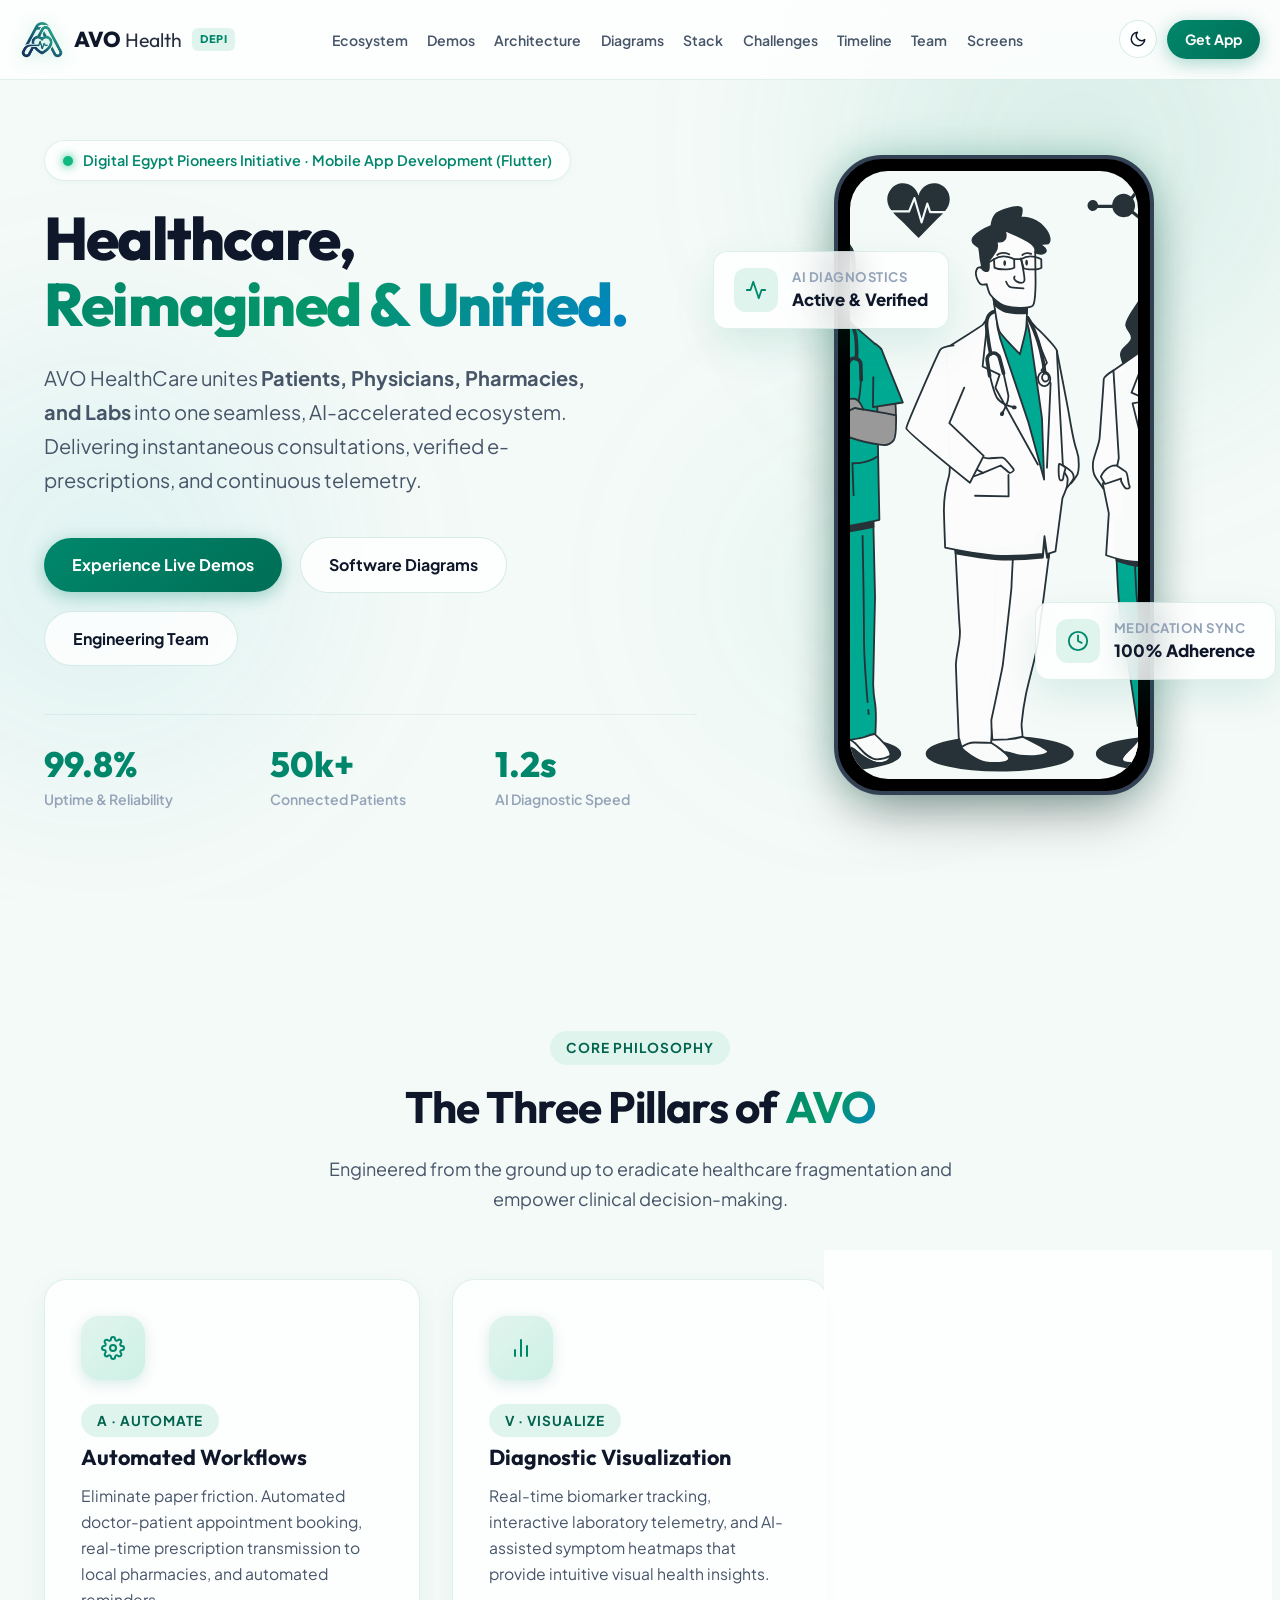
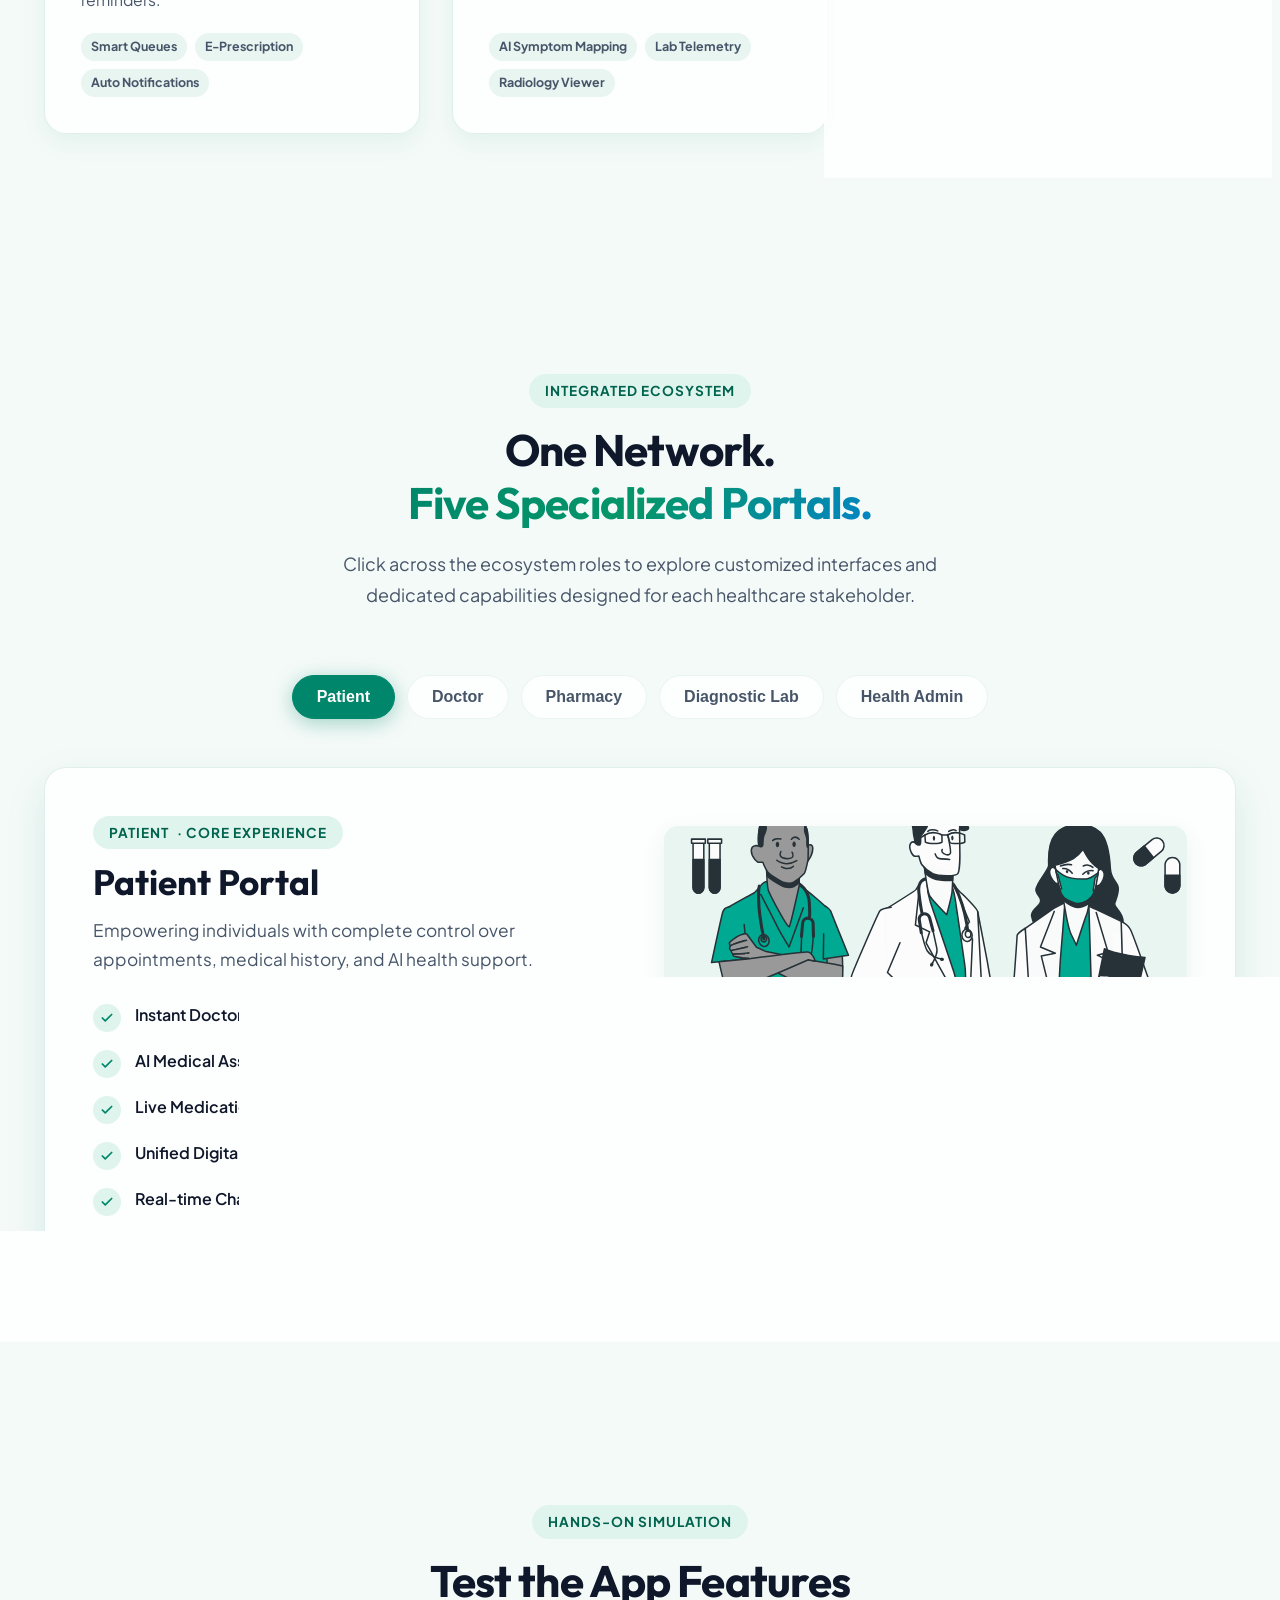
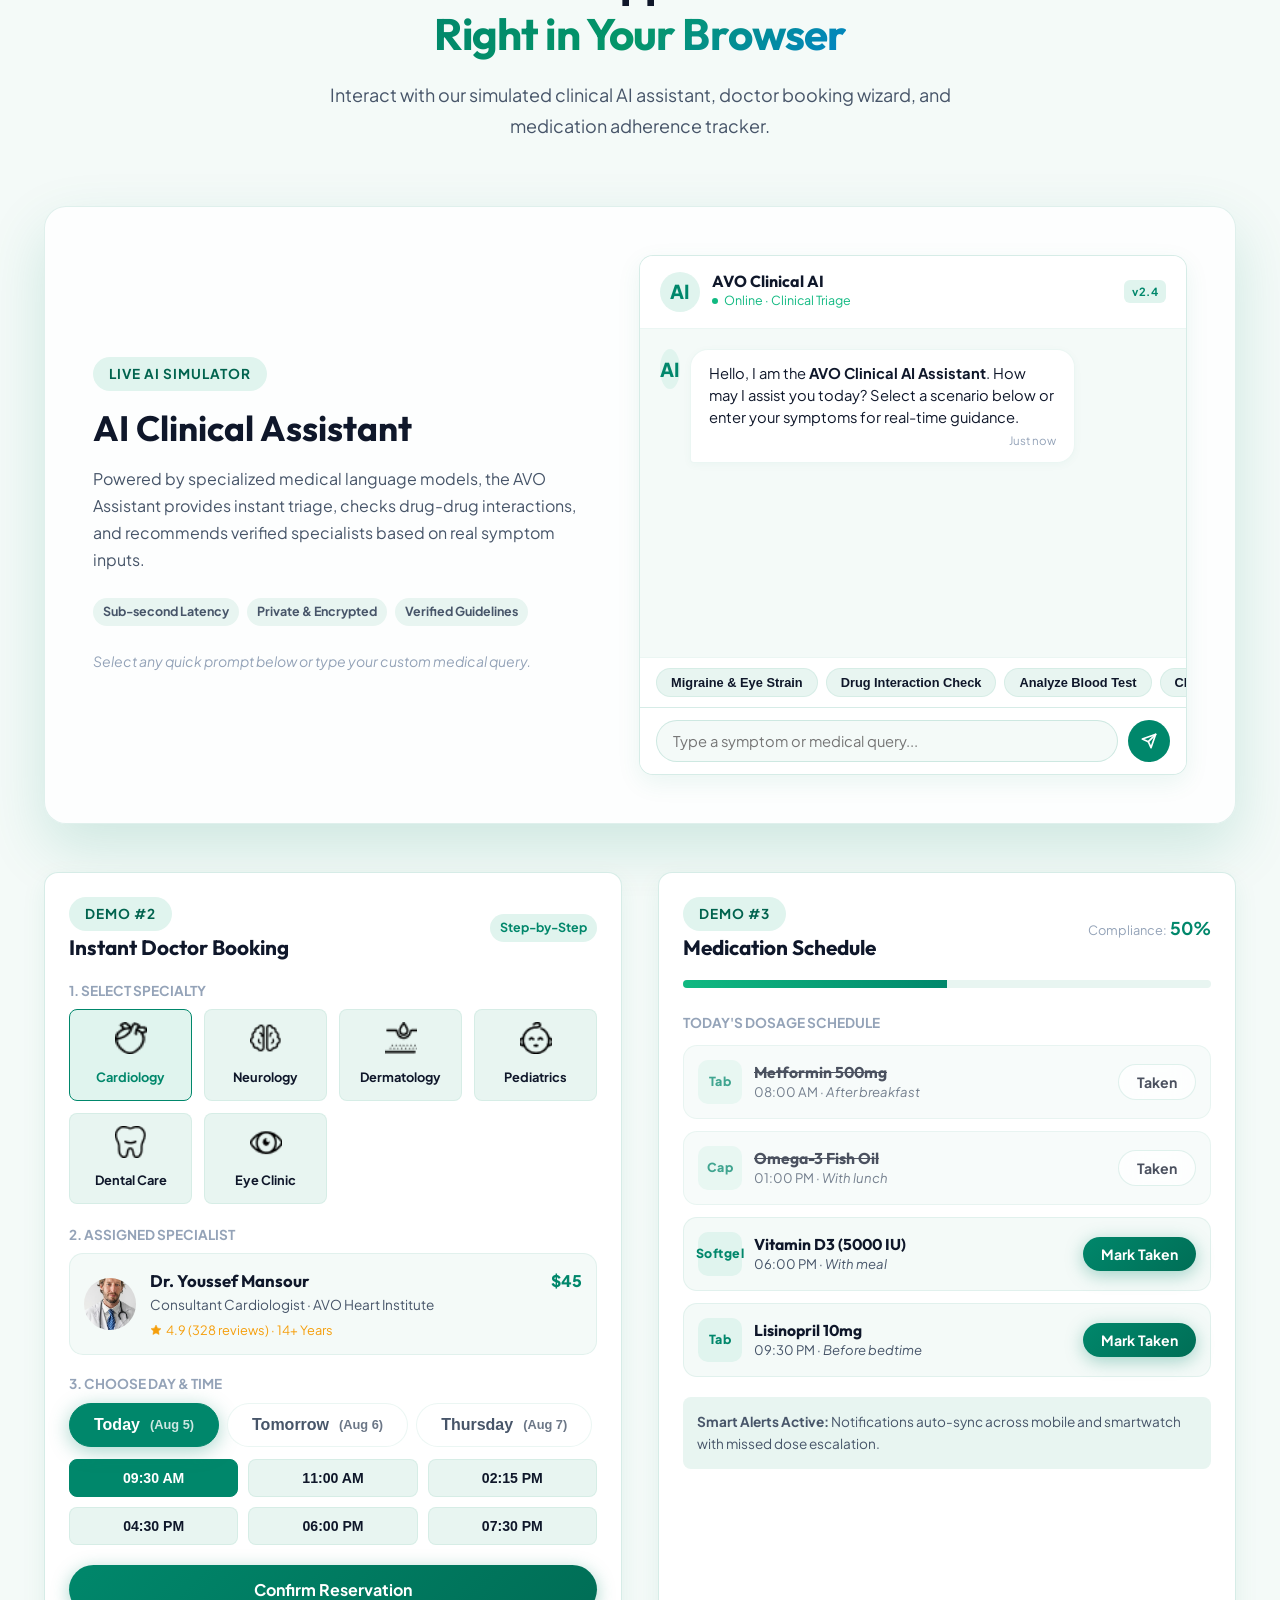
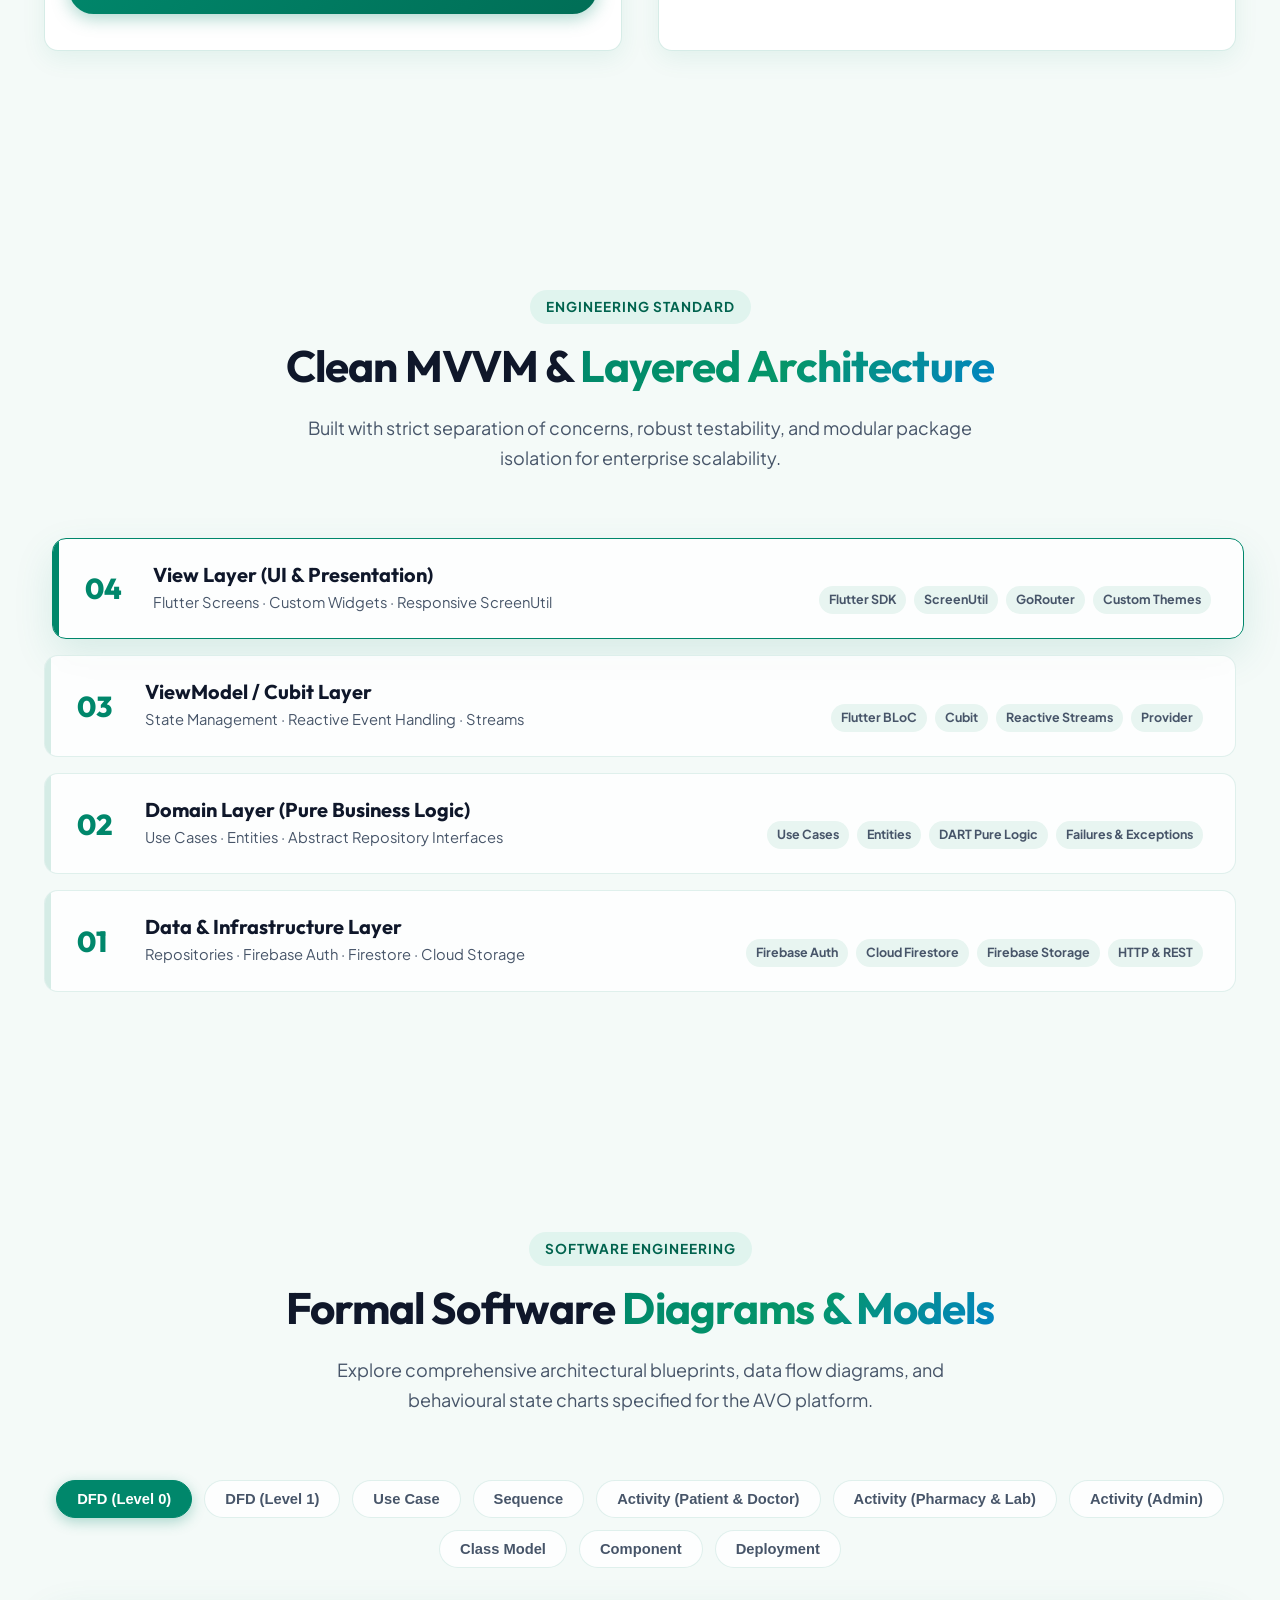
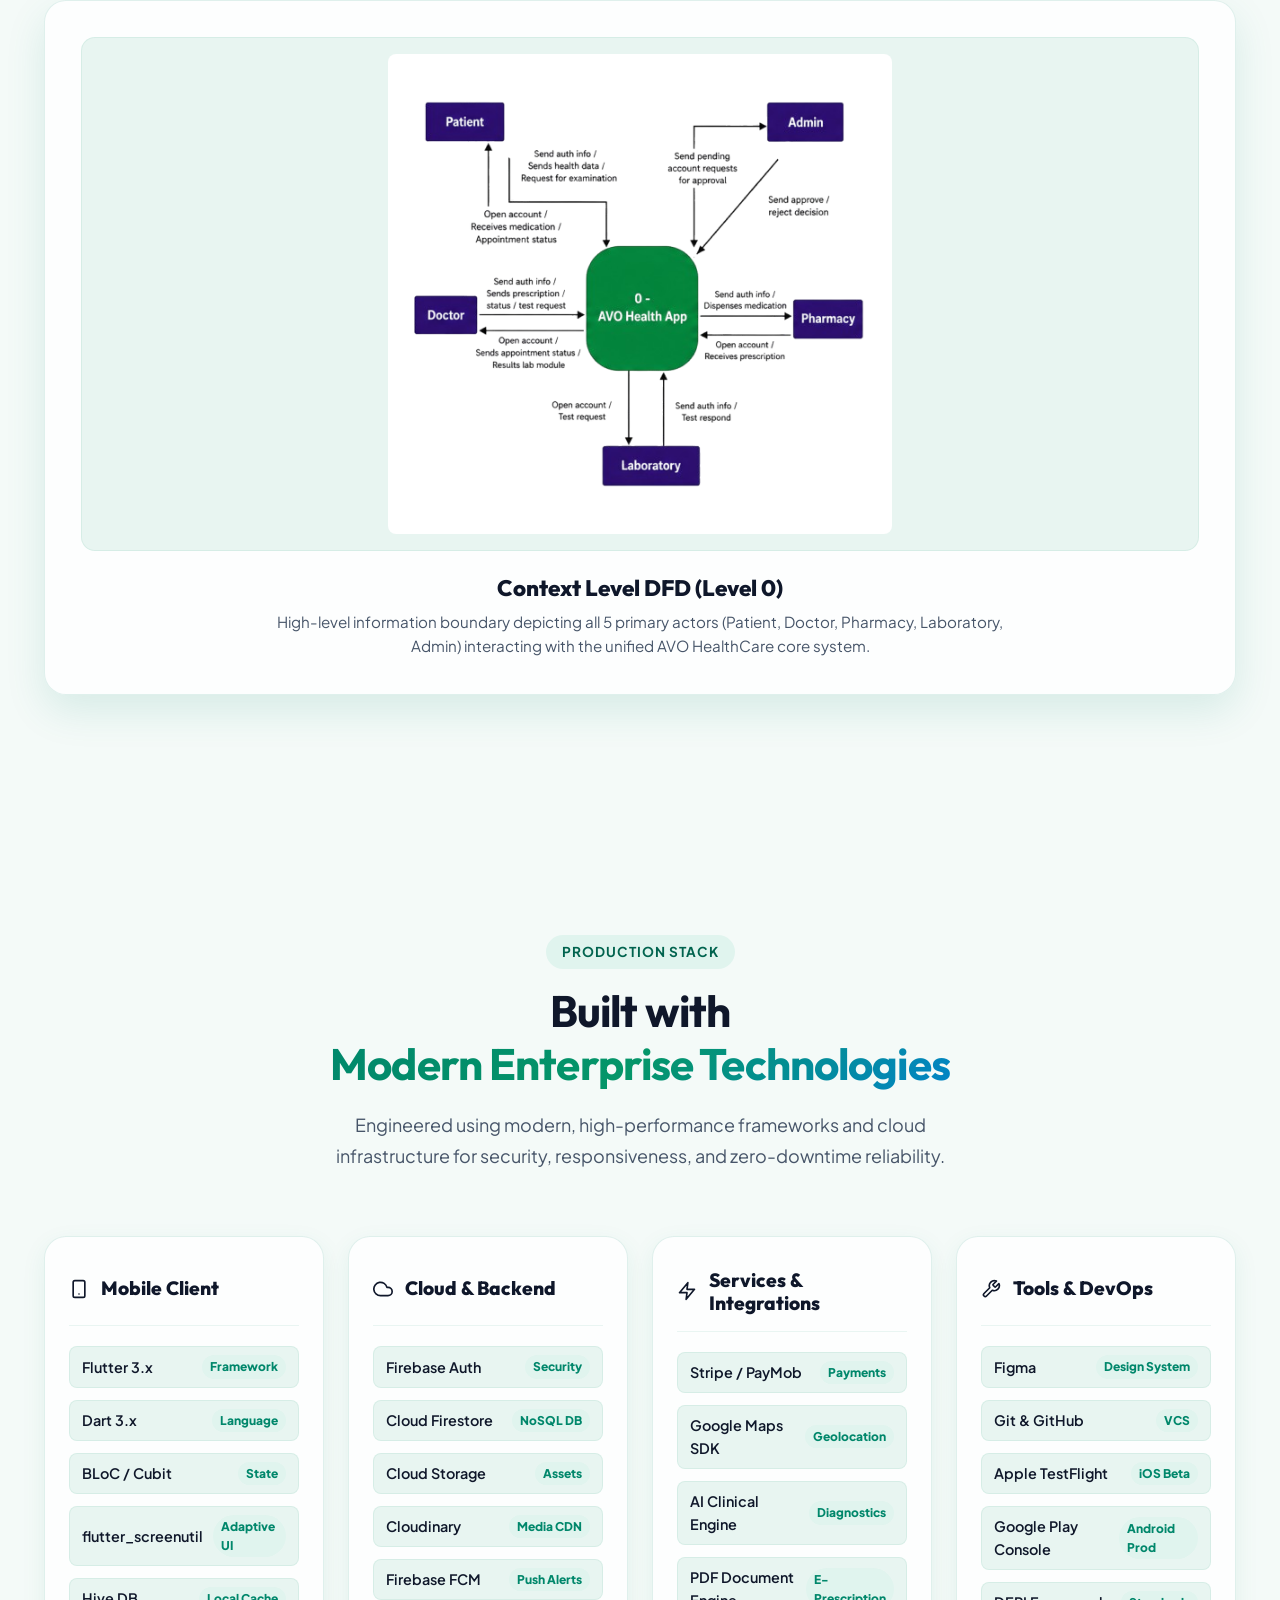
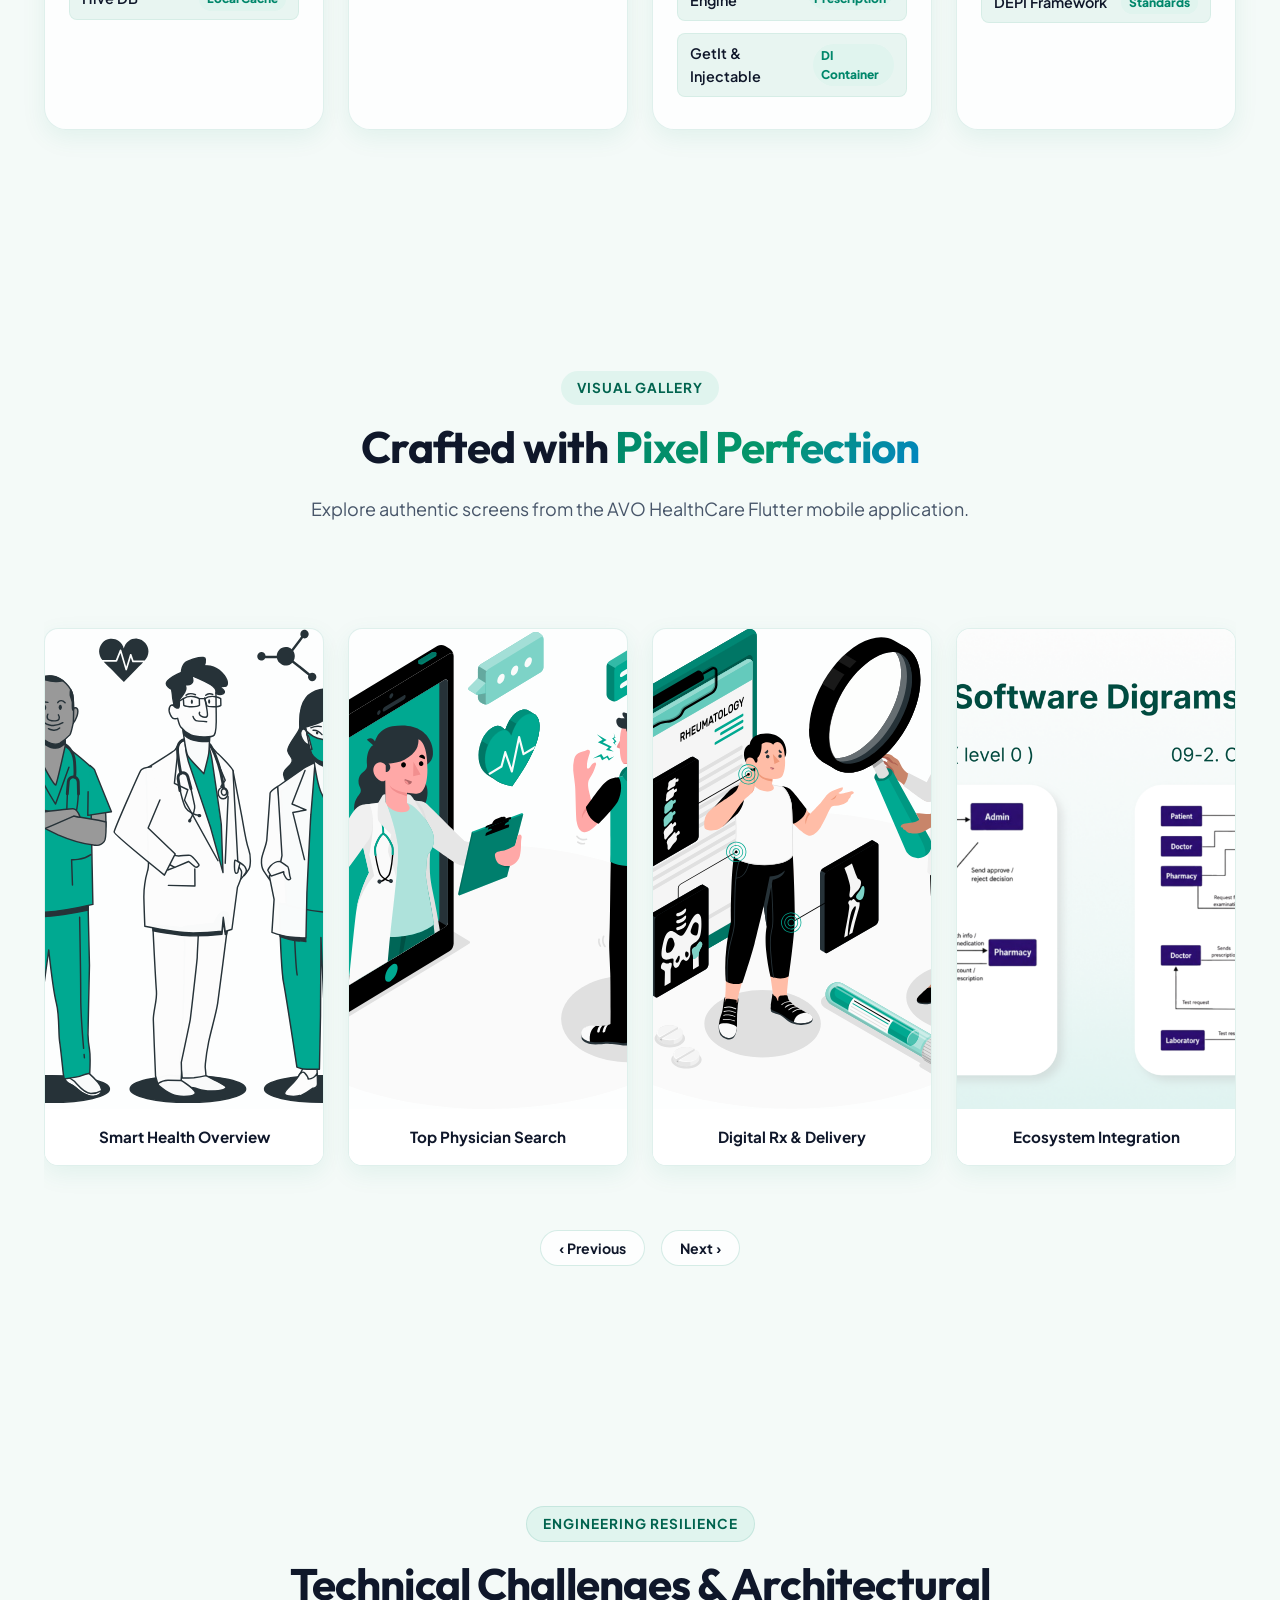
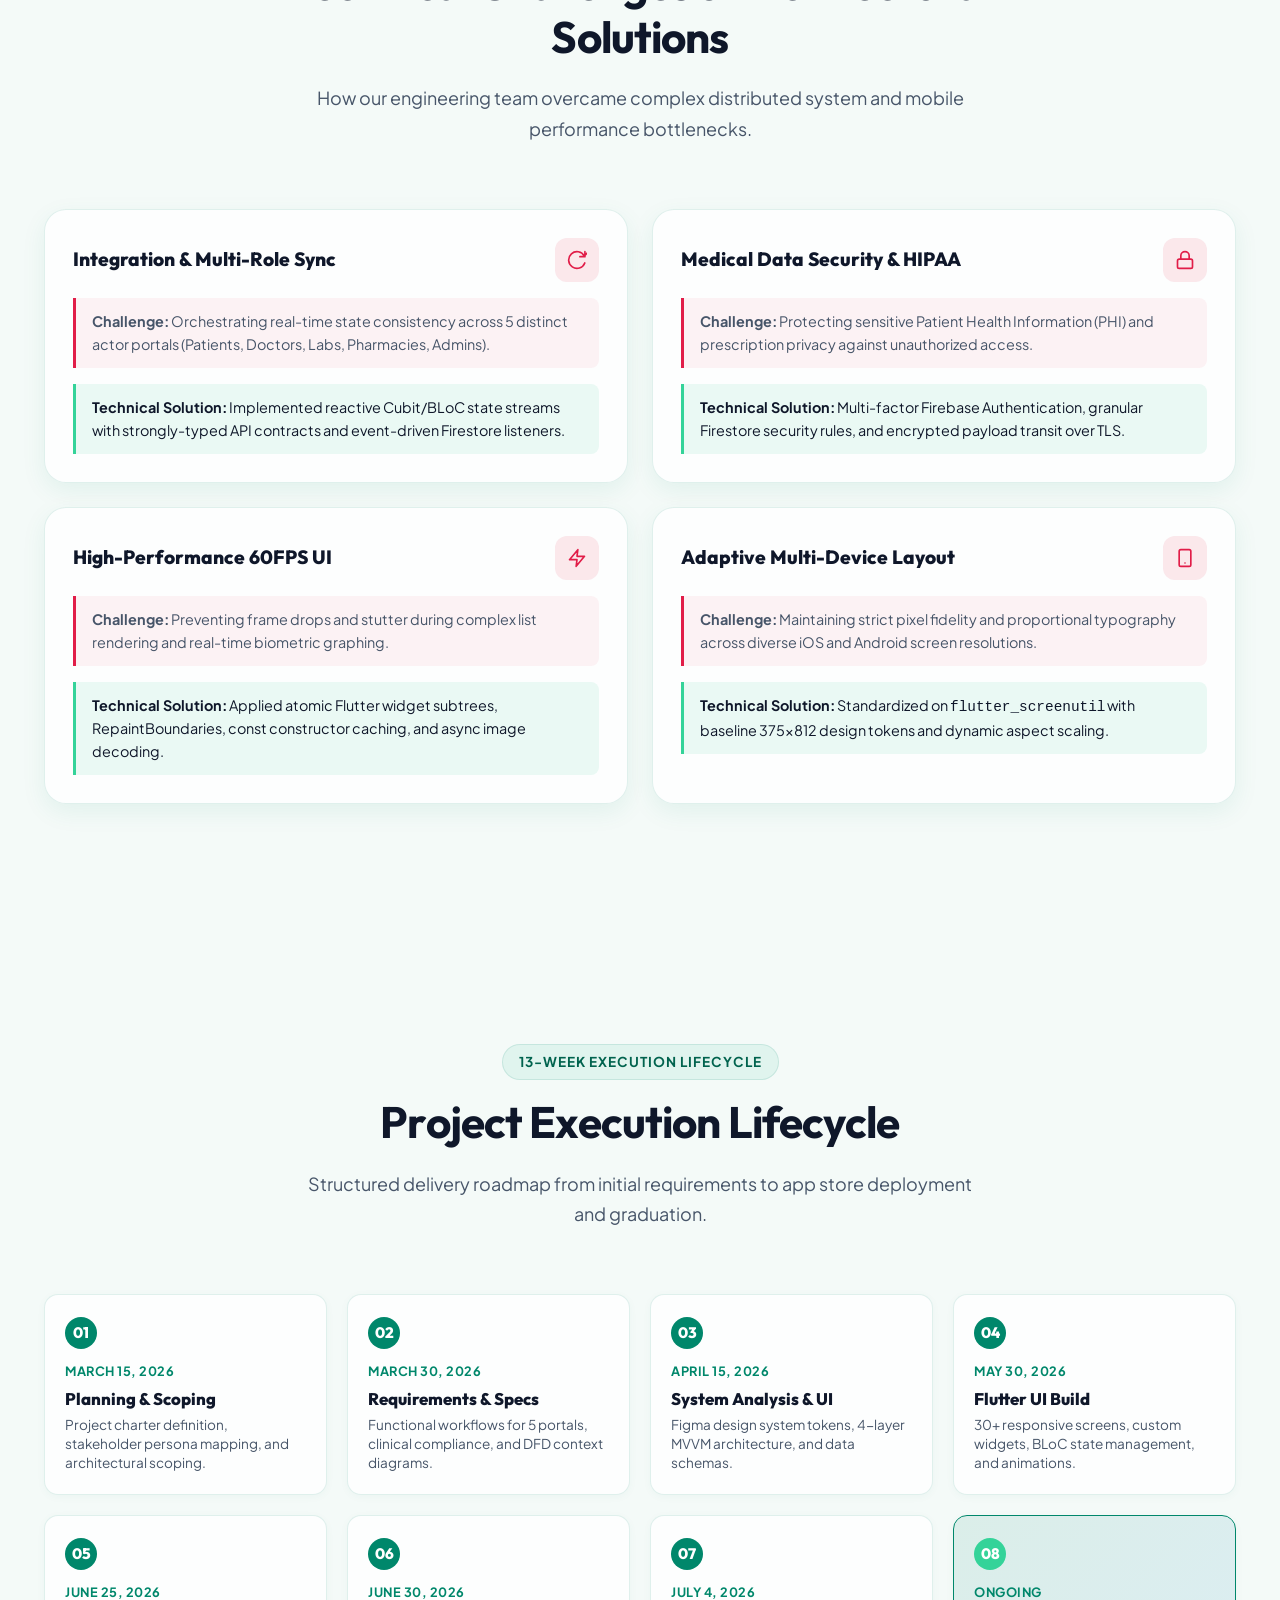
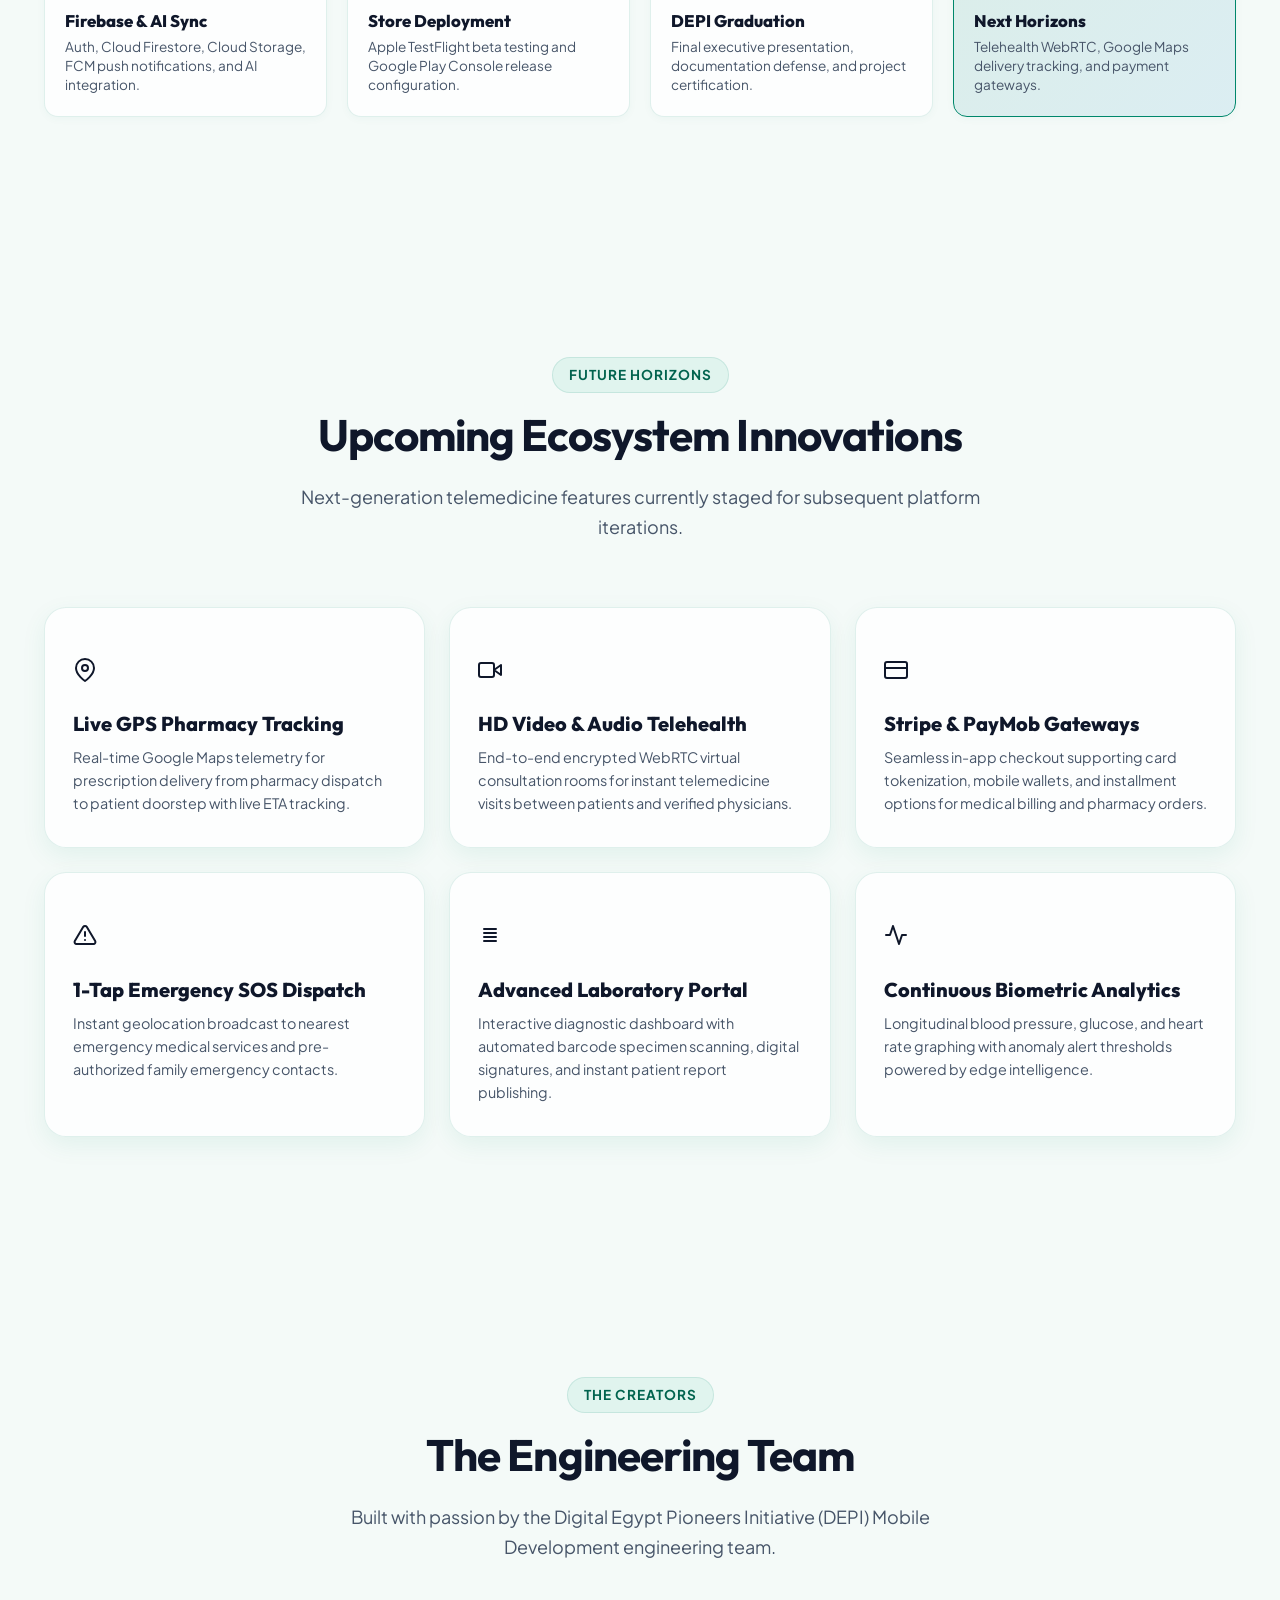
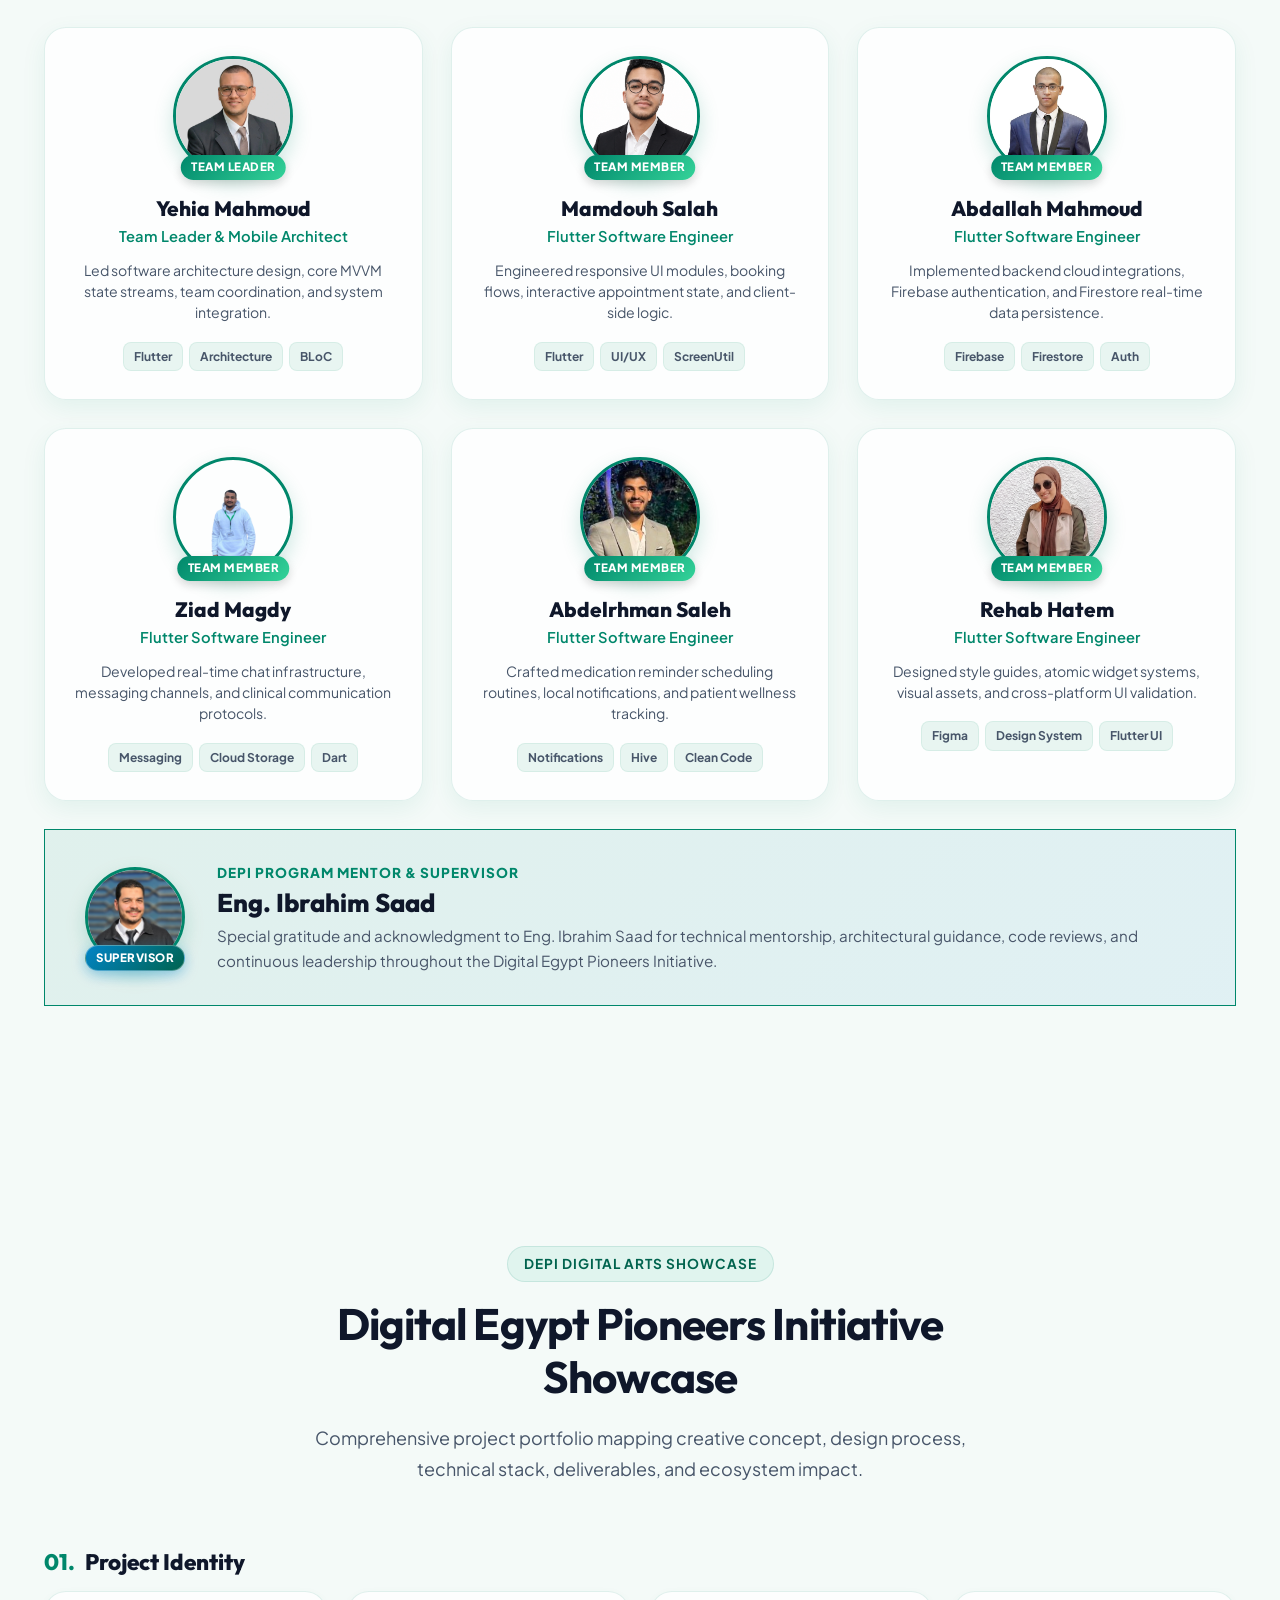
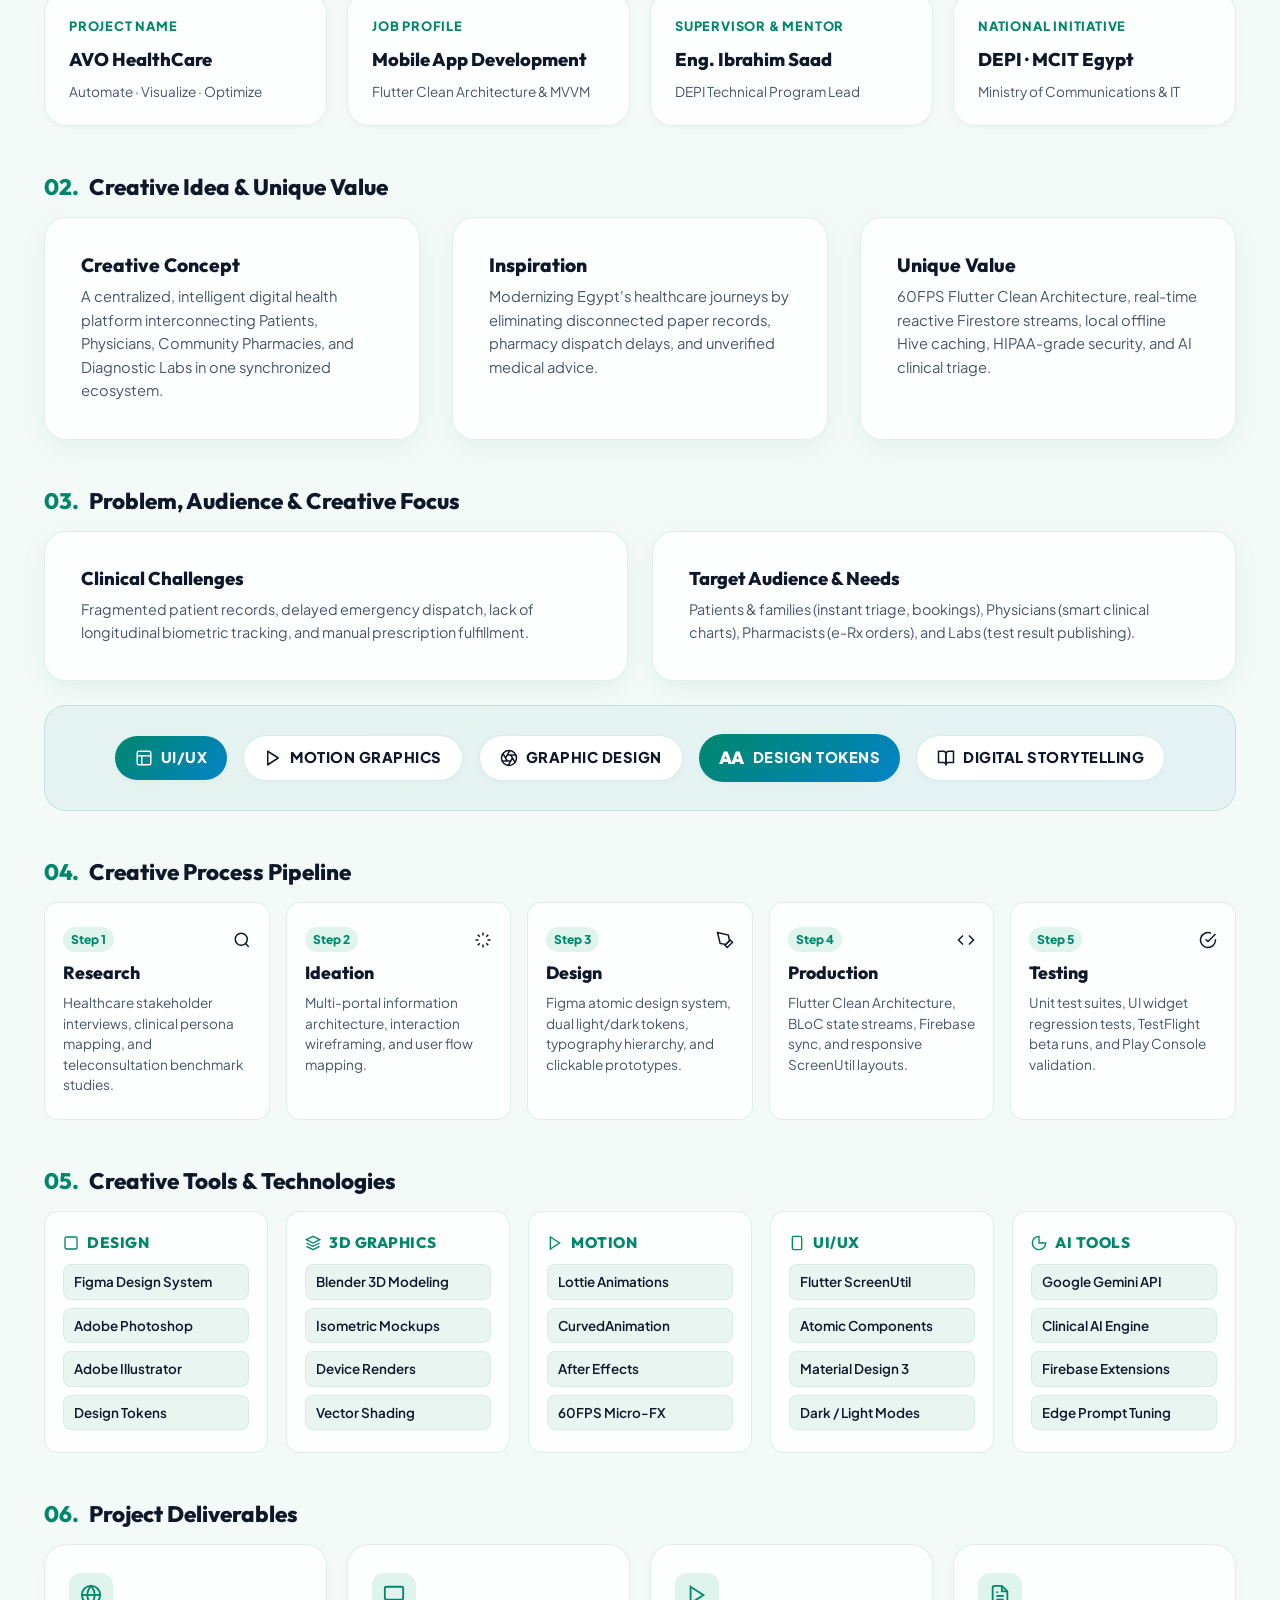
<file: index.html>
<!DOCTYPE html>
<html lang="en" data-theme="light">
<head>
  <meta charset="UTF-8" />
  <meta name="viewport" content="width=device-width, initial-scale=1.0" />
  <title>AVO HealthCare — Automate · Visualize · Optimize</title>
  <meta name="description" content="AVO HealthCare is an integrated, enterprise-grade healthcare ecosystem connecting patients, doctors, pharmacies, and diagnostic laboratories with AI-assisted clinical workflows." />
  <meta name="keywords" content="AVO HealthCare, Telehealth, Medical AI, Doctor Booking, E-Prescription, Flutter Clean Architecture, DEPI" />
  <meta name="author" content="AVO HealthCare Engineering Team" />
  <meta name="robots" content="index, follow" />
  <meta name="theme-color" content="#00876B" />
  <link rel="canonical" href="https://avo-healthcare.com" />

  <!-- Open Graph Meta Tags -->
  <meta property="og:type" content="website" />
  <meta property="og:site_name" content="AVO HealthCare" />
  <meta property="og:title" content="AVO HealthCare — Automate · Visualize · Optimize" />
  <meta property="og:description" content="Enterprise-grade unified digital health platform uniting patients, doctors, pharmacies, and labs with AI-assisted clinical workflows." />
  <meta property="og:image" content="./assets/imgs/logo/logo.png?v=2" />
  <meta property="og:url" content="https://avo-healthcare.com" />

  <!-- Twitter Card Meta Tags -->
  <meta name="twitter:card" content="summary_large_image" />
  <meta name="twitter:title" content="AVO HealthCare — Automate · Visualize · Optimize" />
  <meta name="twitter:description" content="Enterprise-grade unified digital health platform uniting patients, doctors, pharmacies, and labs with AI-assisted clinical workflows." />
  <meta name="twitter:image" content="./assets/imgs/logo/logo.png?v=2" />

  <!-- Google Fonts: Plus Jakarta Sans & Outfit -->
  <link rel="preconnect" href="https://fonts.googleapis.com" />
  <link rel="preconnect" href="https://fonts.gstatic.com" crossorigin />
  <link href="https://fonts.googleapis.com/css2?family=Outfit:wght@400;500;600;700;800&family=Plus+Jakarta+Sans:wght@400;500;600;700;800&display=swap" rel="stylesheet" />

  <!-- Favicon -->
  <link rel="icon" type="image/png" href="./assets/imgs/logo/logo.png?v=2" />

  <!-- Stylesheets -->
  <link rel="stylesheet" href="./css/main.css?v=2" />
  <link rel="stylesheet" href="./css/components.css?v=2" />
  <link rel="stylesheet" href="./css/animations.css?v=2" />
</head>
<body>

  <!-- JavaScript Disabled Fallback -->
  <noscript>
    <div style="background: #00876B; color: #FFFFFF; text-align: center; padding: 12px 20px; font-weight: 700; font-size: 0.95rem;">
      For full interactive demos and dynamic architectural views, please enable JavaScript in your browser.
    </div>
  </noscript>

  <!-- Ambient Glowing Background Orbs -->
  <div class="ambient-glow-wrapper">
    <div class="ambient-orb orb-1"></div>
    <div class="ambient-orb orb-2"></div>
    <div class="ambient-orb orb-3"></div>
  </div>

  <!-- Navigation Bar -->
  <header class="navbar">
    <div class="container nav-container">
      <a href="#hero" class="nav-brand">
        <img src="./assets/imgs/logo/logo.png?v=2" alt="AVO HealthCare Logo" class="brand-logo" />
        <span>AVO <span style="font-weight: 400; font-size: 0.9em; opacity: 0.9;">Health</span></span>
        <span class="brand-badge">DEPI</span>
      </a>

      <nav>
        <ul class="nav-links">
          <li><a href="#ecosystem" class="nav-link">Ecosystem</a></li>
          <li><a href="#demos" class="nav-link">Demos</a></li>
          <li><a href="#architecture" class="nav-link">Architecture</a></li>
          <li><a href="#diagrams" class="nav-link">Diagrams</a></li>
          <li><a href="#tech-stack" class="nav-link">Stack</a></li>
          <li><a href="#challenges" class="nav-link">Challenges</a></li>
          <li><a href="#timeline" class="nav-link">Timeline</a></li>
          <li><a href="#team" class="nav-link">Team</a></li>
          <li><a href="#screens" class="nav-link">Screens</a></li>
        </ul>
      </nav>

      <div class="nav-actions">
        <button id="theme-toggle-btn" class="theme-toggle-btn" aria-label="Toggle dark/light mode">
          <svg width="18" height="18" viewBox="0 0 24 24" fill="none" stroke="currentColor" stroke-width="2" stroke-linecap="round" stroke-linejoin="round"><path d="M21 12.79A9 9 0 1 1 11.21 3 7 7 0 0 0 21 12.79z"></path></svg>
        </button>
        <a href="#download" class="btn btn-primary btn-sm">Get App</a>
        <button id="mobile-menu-toggle" class="mobile-menu-toggle" aria-label="Open mobile navigation">
          <svg width="22" height="22" viewBox="0 0 24 24" fill="none" stroke="currentColor" stroke-width="2" stroke-linecap="round" stroke-linejoin="round"><line x1="3" y1="12" x2="21" y2="12"></line><line x1="3" y1="6" x2="21" y2="6"></line><line x1="3" y1="18" x2="21" y2="18"></line></svg>
        </button>
      </div>
    </div>

    <!-- Mobile Nav Drawer -->
    <div id="mobile-nav-drawer" class="mobile-nav-drawer">
      <a href="#hero" class="nav-link mobile-nav-link">Home</a>
      <a href="#pillars" class="nav-link mobile-nav-link">Pillars</a>
      <a href="#ecosystem" class="nav-link mobile-nav-link">Ecosystem</a>
      <a href="#demos" class="nav-link mobile-nav-link">Live Demos</a>
      <a href="#architecture" class="nav-link mobile-nav-link">Architecture</a>
      <a href="#diagrams" class="nav-link mobile-nav-link">Software Diagrams</a>
      <a href="#tech-stack" class="nav-link mobile-nav-link">Technology Stack</a>
      <a href="#challenges" class="nav-link mobile-nav-link">Challenges</a>
      <a href="#timeline" class="nav-link mobile-nav-link">Timeline</a>
      <a href="#future" class="nav-link mobile-nav-link">Future Horizons</a>
      <a href="#team" class="nav-link mobile-nav-link">Engineering Team</a>
      <a href="#showcase" class="nav-link mobile-nav-link">DEPI Showcase</a>
      <a href="#screens" class="nav-link mobile-nav-link">App Screens</a>
      <a href="#download" class="nav-link mobile-nav-link">Download App</a>
    </div>
  </header>

  <main>
    <!-- Hero Section -->
    <section id="hero" class="hero-section">
      <div class="container">
        <div class="hero-grid">
          
          <div class="hero-content reveal-on-scroll">
            <div class="hero-pill">
              <span class="pulse-dot"></span>
              <span>Digital Egypt Pioneers Initiative · Mobile App Development (Flutter)</span>
            </div>

            <h1 class="hero-title">
              Healthcare, <br />
              <span class="gradient-text">Reimagined & Unified.</span>
            </h1>

            <p class="hero-subtitle">
              AVO HealthCare unites <strong>Patients, Physicians, Pharmacies, and Labs</strong> into one seamless, AI-accelerated ecosystem. Delivering instantaneous consultations, verified e-prescriptions, and continuous telemetry.
            </p>

            <div class="hero-cta-group">
              <a href="#demos" class="btn btn-primary">
                <span>Experience Live Demos</span>
              </a>
              <a href="#diagrams" class="btn btn-secondary">
                <span>Software Diagrams</span>
              </a>
              <a href="#team" class="btn btn-secondary">
                <span>Engineering Team</span>
              </a>
            </div>

            <div class="hero-stats">
              <div class="stat-item">
                <h4 data-counter data-target="99.8" data-suffix="%">0%</h4>
                <p>Uptime & Reliability</p>
              </div>
              <div class="stat-item">
                <h4 data-counter data-target="50" data-suffix="k+">0</h4>
                <p>Connected Patients</p>
              </div>
              <div class="stat-item">
                <h4 data-counter data-target="1.2" data-suffix="s">0s</h4>
                <p>AI Diagnostic Speed</p>
              </div>
            </div>
          </div>

          <div class="hero-visual reveal-on-scroll">
            <!-- Floating Live Badge 1 -->
            <div class="floating-badge badge-top-left" data-tilt>
              <div class="badge-icon">
                <svg width="22" height="22" viewBox="0 0 24 24" fill="none" stroke="currentColor" stroke-width="2" stroke-linecap="round" stroke-linejoin="round"><path d="M22 12h-4l-3 9L9 3l-3 9H2"></path></svg>
              </div>
              <div>
                <div class="badge-title">AI Diagnostics</div>
                <div class="badge-value">Active & Verified</div>
              </div>
            </div>

            <!-- 3D Mobile Phone Mockup -->
            <div class="phone-mockup-wrapper" data-tilt data-tilt-max="14">
              <div class="phone-screen">
                <img src="./assets/imgs/onboard/onboard1.svg" alt="AVO Health App Interface" />
              </div>
            </div>

            <!-- Floating Live Badge 2 -->
            <div class="floating-badge badge-bottom-right" data-tilt>
              <div class="badge-icon">
                <svg width="22" height="22" viewBox="0 0 24 24" fill="none" stroke="currentColor" stroke-width="2" stroke-linecap="round" stroke-linejoin="round"><circle cx="12" cy="12" r="10"></circle><polyline points="12 6 12 12 16 14"></polyline></svg>
              </div>
              <div>
                <div class="badge-title">Medication Sync</div>
                <div class="badge-value">100% Adherence</div>
              </div>
            </div>
          </div>

        </div>
      </div>
    </section>

    <!-- 3 Core Pillars Section -->
    <section id="pillars" class="reveal-on-scroll">
      <div class="container">
        <div class="section-header">
          <span class="section-tag">Core Philosophy</span>
          <h2 class="section-title">The Three Pillars of <span class="gradient-text">AVO</span></h2>
          <p class="section-description">
            Engineered from the ground up to eradicate healthcare fragmentation and empower clinical decision-making.
          </p>
        </div>

        <div class="features-grid">
          <!-- Pillar A -->
          <div class="feature-card" data-tilt data-stagger>
            <div class="feature-icon-wrapper">
              <svg width="24" height="24" viewBox="0 0 24 24" fill="none" stroke="currentColor" stroke-width="2" stroke-linecap="round" stroke-linejoin="round"><circle cx="12" cy="12" r="3"></circle><path d="M19.4 15a1.65 1.65 0 0 0 .33 1.82l.06.06a2 2 0 0 1 0 2.83 2 2 0 0 1-2.83 0l-.06-.06a1.65 1.65 0 0 0-1.82-.33 1.65 1.65 0 0 0-1 1.51V21a2 2 0 0 1-2 2 2 2 0 0 1-2-2v-.09A1.65 1.65 0 0 0 9 19.4a1.65 1.65 0 0 0-1.82.33l-.06.06a2 2 0 0 1-2.83 0 2 2 0 0 1 0-2.83l.06-.06a1.65 1.65 0 0 0 .33-1.82 1.65 1.65 0 0 0-1.51-1H3a2 2 0 0 1-2-2 2 2 0 0 1 2-2h.09A1.65 1.65 0 0 0 4.6 9a1.65 1.65 0 0 0-.33-1.82l-.06-.06a2 2 0 0 1 0-2.83 2 2 0 0 1 2.83 0l.06.06a1.65 1.65 0 0 0 1.82.33H9a1.65 1.65 0 0 0 1-1.51V3a2 2 0 0 1 2-2 2 2 0 0 1 2 2v.09a1.65 1.65 0 0 0 1 1.51 1.65 1.65 0 0 0 1.82-.33l.06-.06a2 2 0 0 1 2.83 0 2 2 0 0 1 0 2.83l-.06.06a1.65 1.65 0 0 0-.33 1.82V9a1.65 1.65 0 0 0 1.51 1H21a2 2 0 0 1 2 2 2 2 0 0 1-2 2h-.09a1.65 1.65 0 0 0-1.51 1z"></path></svg>
            </div>
            <div class="section-tag" style="width: fit-content; margin-bottom: 8px;">A · AUTOMATE</div>
            <h3 class="feature-title">Automated Workflows</h3>
            <p class="feature-desc">
              Eliminate paper friction. Automated doctor-patient appointment booking, real-time prescription transmission to local pharmacies, and automated reminders.
            </p>
            <div class="feature-badge-row">
              <span class="mini-badge">Smart Queues</span>
              <span class="mini-badge">E-Prescription</span>
              <span class="mini-badge">Auto Notifications</span>
            </div>
          </div>

          <!-- Pillar V -->
          <div class="feature-card" data-tilt data-stagger>
            <div class="feature-icon-wrapper">
              <svg width="24" height="24" viewBox="0 0 24 24" fill="none" stroke="currentColor" stroke-width="2" stroke-linecap="round" stroke-linejoin="round"><line x1="18" y1="20" x2="18" y2="10"></line><line x1="12" y1="20" x2="12" y2="4"></line><line x1="6" y1="20" x2="6" y2="14"></line></svg>
            </div>
            <div class="section-tag" style="width: fit-content; margin-bottom: 8px;">V · VISUALIZE</div>
            <h3 class="feature-title">Diagnostic Visualization</h3>
            <p class="feature-desc">
              Real-time biomarker tracking, interactive laboratory telemetry, and AI-assisted symptom heatmaps that provide intuitive visual health insights.
            </p>
            <div class="feature-badge-row">
              <span class="mini-badge">AI Symptom Mapping</span>
              <span class="mini-badge">Lab Telemetry</span>
              <span class="mini-badge">Radiology Viewer</span>
            </div>
          </div>

          <!-- Pillar O -->
          <div class="feature-card" data-tilt data-stagger>
            <div class="feature-icon-wrapper">
              <svg width="24" height="24" viewBox="0 0 24 24" fill="none" stroke="currentColor" stroke-width="2" stroke-linecap="round" stroke-linejoin="round"><polyline points="23 6 13.5 15.5 8.5 10.5 1 18"></polyline><polyline points="17 6 23 6 23 12"></polyline></svg>
            </div>
            <div class="section-tag" style="width: fit-content; margin-bottom: 8px;">O · OPTIMIZE</div>
            <h3 class="feature-title">Optimized Healthcare</h3>
            <p class="feature-desc">
              Shorten wait times by up to 65%, optimize clinical inventory, and guarantee seamless cross-facility coordination with encrypted records.
            </p>
            <div class="feature-badge-row">
              <span class="mini-badge">Low Latency</span>
              <span class="mini-badge">Inventory Sync</span>
              <span class="mini-badge">Audit Security</span>
            </div>
          </div>
        </div>
      </div>
    </section>

    <!-- 5 Roles Ecosystem Section -->
    <section id="ecosystem" class="reveal-on-scroll">
      <div class="container">
        <div class="section-header">
          <span class="section-tag">Integrated Ecosystem</span>
          <h2 class="section-title">One Network. <span class="gradient-text">Five Specialized Portals.</span></h2>
          <p class="section-description">
            Click across the ecosystem roles to explore customized interfaces and dedicated capabilities designed for each healthcare stakeholder.
          </p>
        </div>

        <div class="role-tabs-wrapper">
          <button class="role-tab-btn active" data-role="patient">
            <span>Patient</span>
          </button>
          <button class="role-tab-btn" data-role="doctor">
            <span>Doctor</span>
          </button>
          <button class="role-tab-btn" data-role="pharmacy">
            <span>Pharmacy</span>
          </button>
          <button class="role-tab-btn" data-role="laboratory">
            <span>Diagnostic Lab</span>
          </button>
          <button class="role-tab-btn" data-role="admin">
            <span>Health Admin</span>
          </button>
        </div>

        <!-- Dynamic Ecosystem Card injected by EcosystemView.js -->
        <div id="ecosystem-card-container" class="ecosystem-card">
          <!-- Loaded via MVVM View -->
        </div>
      </div>
    </section>

    <!-- Live Interactive Demos Section -->
    <section id="demos" class="reveal-on-scroll">
      <div class="container">
        <div class="section-header">
          <span class="section-tag">Hands-On Simulation</span>
          <h2 class="section-title">Test the App Features <span class="gradient-text">Right in Your Browser</span></h2>
          <p class="section-description">
            Interact with our simulated clinical AI assistant, doctor booking wizard, and medication adherence tracker.
          </p>
        </div>

        <!-- Demo 1: AI Assistant Playground -->
        <div class="demo-showcase-container">
          <div>
            <div class="section-tag">Live AI Simulator</div>
            <h3 style="font-size: 2.2rem; margin-bottom: 16px;">AI Clinical Assistant</h3>
            <p style="color: var(--text-secondary); margin-bottom: 24px; line-height: 1.7;">
              Powered by specialized medical language models, the AVO Assistant provides instant triage, checks drug-drug interactions, and recommends verified specialists based on real symptom inputs.
            </p>
            <div class="feature-badge-row" style="margin-bottom: 24px;">
              <span class="mini-badge">Sub-second Latency</span>
              <span class="mini-badge">Private & Encrypted</span>
              <span class="mini-badge">Verified Guidelines</span>
            </div>
            <p style="font-size: 0.88rem; color: var(--text-muted);">
              <em>Select any quick prompt below or type your custom medical query.</em>
            </p>
          </div>

          <div class="chat-widget" data-tilt data-tilt-max="6">
            <div class="chat-header">
              <div class="chat-bot-info">
                <div class="chat-avatar">AI</div>
                <div class="chat-title-text">
                  <h4>AVO Clinical AI</h4>
                  <span class="chat-status">Online · Clinical Triage</span>
                </div>
              </div>
              <span class="brand-badge">v2.4</span>
            </div>

            <div id="chat-body" class="chat-body">
              <!-- Chat messages rendered by ChatView.js -->
            </div>

            <div id="chat-quick-prompts" class="chat-quick-prompts">
              <!-- Prompt chips rendered by ChatView.js -->
            </div>

            <div class="chat-footer">
              <input id="chat-input" type="text" class="chat-input" placeholder="Type a symptom or medical query..." />
              <button id="chat-send-btn" class="chat-send-btn" aria-label="Send message">
                <svg width="16" height="16" viewBox="0 0 24 24" fill="none" stroke="currentColor" stroke-width="2.5" stroke-linecap="round" stroke-linejoin="round"><line x1="22" y1="2" x2="11" y2="13"></line><polygon points="22 2 15 22 11 13 2 9 22 2"></polygon></svg>
              </button>
            </div>
          </div>
        </div>

        <!-- Demo 2 & 3: Smart Doctor Booking & Medication Tracker -->
        <div style="display: grid; grid-template-columns: repeat(auto-fit, minmax(360px, 1fr)); gap: 36px; margin-top: 48px;">
          
          <!-- Booking Demo Card -->
          <div class="booking-widget reveal-on-scroll" data-tilt data-tilt-max="6">
            <div class="booking-step-header">
              <div>
                <span class="section-tag" style="margin-bottom: 4px;">Demo #2</span>
                <h4 style="font-size: 1.3rem;">Instant Doctor Booking</h4>
              </div>
              <span class="mini-badge" style="background: var(--primary-light); color: var(--primary);">Step-by-Step</span>
            </div>

            <div style="font-size: 0.85rem; font-weight: 700; color: var(--text-muted); margin-bottom: 8px;">1. SELECT SPECIALTY</div>
            <div id="booking-specialties" class="specialty-pills"></div>

            <div style="font-size: 0.85rem; font-weight: 700; color: var(--text-muted); margin-bottom: 8px;">2. ASSIGNED SPECIALIST</div>
            <div id="booking-doctor-card"></div>

            <div style="font-size: 0.85rem; font-weight: 700; color: var(--text-muted); margin-bottom: 8px;">3. CHOOSE DAY & TIME</div>
            <div id="booking-days" style="display: flex; gap: 8px; margin-bottom: 12px;"></div>
            <div id="booking-slots" class="time-slots-grid"></div>

            <button id="booking-confirm-btn" class="btn btn-primary" style="width: 100%; margin-bottom: 12px;">
              Confirm Reservation
            </button>

            <div id="booking-result-box"></div>
          </div>

          <!-- Medication Reminder Demo Card -->
          <div class="booking-widget reveal-on-scroll" data-tilt data-tilt-max="6">
            <div class="booking-step-header">
              <div>
                <span class="section-tag" style="margin-bottom: 4px;">Demo #3</span>
                <h4 style="font-size: 1.3rem;">Medication Schedule</h4>
              </div>
              <div style="text-align: right;">
                <span style="font-size: 0.8rem; color: var(--text-muted);">Compliance:</span>
                <strong id="adherence-percentage-text" style="color: var(--primary); font-size: 1.1rem;">50%</strong>
              </div>
            </div>

            <!-- Adherence Progress Bar -->
            <div style="width: 100%; height: 8px; background: var(--bg-subtle); border-radius: var(--radius-full); overflow: hidden; margin-bottom: 24px;">
              <div id="adherence-progress-bar" style="height: 100%; width: 50%; background: linear-gradient(90deg, var(--secondary), var(--primary)); transition: width 0.4s ease;"></div>
            </div>

            <div style="font-size: 0.85rem; font-weight: 700; color: var(--text-muted); margin-bottom: 12px;">TODAY'S DOSAGE SCHEDULE</div>
            <div id="reminder-timeline-list">
              <!-- Medication rows rendered by ReminderView.js -->
            </div>

            <div style="margin-top: 20px; padding: 14px; background: var(--bg-subtle); border-radius: var(--radius-sm); font-size: 0.85rem; color: var(--text-secondary);">
              <strong>Smart Alerts Active:</strong> Notifications auto-sync across mobile and smartwatch with missed dose escalation.
            </div>
          </div>

        </div>

      </div>
    </section>

    <!-- Clean Architecture Explorer -->
    <section id="architecture" class="reveal-on-scroll">
      <div class="container">
        <div class="section-header">
          <span class="section-tag">Engineering Standard</span>
          <h2 class="section-title">Clean MVVM & <span class="gradient-text">Layered Architecture</span></h2>
          <p class="section-description">
            Built with strict separation of concerns, robust testability, and modular package isolation for enterprise scalability.
          </p>
        </div>

        <div id="architecture-layers-container" class="architecture-layers-stack">
          <!-- Architecture layers rendered by ArchitectureView.js -->
        </div>
      </div>
    </section>

    <!-- Software Engineering Diagrams (From Presentation Slides 10 - 16) -->
    <section id="diagrams" class="reveal-on-scroll">
      <div class="container">
        <div class="section-header">
          <span class="section-tag">Software Engineering</span>
          <h2 class="section-title">Formal Software <span class="gradient-text">Diagrams & Models</span></h2>
          <p class="section-description">
            Explore comprehensive architectural blueprints, data flow diagrams, and behavioural state charts specified for the AVO platform.
          </p>
        </div>

        <div class="diagrams-container">
          <div class="diagrams-nav-tabs">
            <button class="diagram-tab-btn active" data-diagram-tab="dfd0">DFD (Level 0)</button>
            <button class="diagram-tab-btn" data-diagram-tab="dfd1">DFD (Level 1)</button>
            <button class="diagram-tab-btn" data-diagram-tab="usecase">Use Case</button>
            <button class="diagram-tab-btn" data-diagram-tab="sequence">Sequence</button>
            <button class="diagram-tab-btn" data-diagram-tab="activity_patient">Activity (Patient & Doctor)</button>
            <button class="diagram-tab-btn" data-diagram-tab="activity_pharmacy">Activity (Pharmacy & Lab)</button>
            <button class="diagram-tab-btn" data-diagram-tab="activity_admin">Activity (Admin)</button>
            <button class="diagram-tab-btn" data-diagram-tab="class_model">Class Model</button>
            <button class="diagram-tab-btn" data-diagram-tab="component">Component</button>
            <button class="diagram-tab-btn" data-diagram-tab="deployment">Deployment</button>
          </div>

          <div class="diagram-viewer-card">
            <div class="diagram-image-wrapper">
              <img id="diagram-active-img" src="./assets/diagrams/dfd_level_0.png" alt="Context Level DFD (Level 0)" />
            </div>
            <div class="diagram-meta-box">
              <h3 id="diagram-active-title" class="diagram-meta-title">Context Level DFD (Level 0)</h3>
              <p id="diagram-active-desc" class="diagram-meta-desc">
                High-level information boundary depicting all 5 primary actors (Patient, Doctor, Pharmacy, Laboratory, Admin) interacting with the unified AVO HealthCare core system.
              </p>
            </div>
          </div>
        </div>
      </div>
    </section>

    <!-- Comprehensive Technology Stack (From Presentation Slide 17) -->
    <section id="tech-stack" class="reveal-on-scroll">
      <div class="container">
        <div class="section-header">
          <span class="section-tag">Production Stack</span>
          <h2 class="section-title">Built with <span class="gradient-text">Modern Enterprise Technologies</span></h2>
          <p class="section-description">
            Engineered using modern, high-performance frameworks and cloud infrastructure for security, responsiveness, and zero-downtime reliability.
          </p>
        </div>

        <div class="tech-stack-grid">
          <!-- Mobile Client -->
          <div class="tech-column-card">
            <div class="tech-column-header">
              <span class="tech-column-icon">
                <svg width="20" height="20" viewBox="0 0 24 24" fill="none" stroke="currentColor" stroke-width="2" stroke-linecap="round" stroke-linejoin="round"><rect x="5" y="2" width="14" height="20" rx="2" ry="2"></rect><line x1="12" y1="18" x2="12.01" y2="18"></line></svg>
              </span>
              <h3 class="tech-column-title">Mobile Client</h3>
            </div>
            <div class="tech-items-list">
              <div class="tech-item">
                <span>Flutter 3.x</span>
                <span class="tech-item-badge">Framework</span>
              </div>
              <div class="tech-item">
                <span>Dart 3.x</span>
                <span class="tech-item-badge">Language</span>
              </div>
              <div class="tech-item">
                <span>BLoC / Cubit</span>
                <span class="tech-item-badge">State</span>
              </div>
              <div class="tech-item">
                <span>flutter_screenutil</span>
                <span class="tech-item-badge">Adaptive UI</span>
              </div>
              <div class="tech-item">
                <span>Hive DB</span>
                <span class="tech-item-badge">Local Cache</span>
              </div>
            </div>
          </div>

          <!-- Backend & Cloud -->
          <div class="tech-column-card">
            <div class="tech-column-header">
              <span class="tech-column-icon">
                <svg width="20" height="20" viewBox="0 0 24 24" fill="none" stroke="currentColor" stroke-width="2" stroke-linecap="round" stroke-linejoin="round"><path d="M18 10h-1.26A8 8 0 1 0 9 20h9a5 5 0 0 0 0-10z"></path></svg>
              </span>
              <h3 class="tech-column-title">Cloud & Backend</h3>
            </div>
            <div class="tech-items-list">
              <div class="tech-item">
                <span>Firebase Auth</span>
                <span class="tech-item-badge">Security</span>
              </div>
              <div class="tech-item">
                <span>Cloud Firestore</span>
                <span class="tech-item-badge">NoSQL DB</span>
              </div>
              <div class="tech-item">
                <span>Cloud Storage</span>
                <span class="tech-item-badge">Assets</span>
              </div>
              <div class="tech-item">
                <span>Cloudinary</span>
                <span class="tech-item-badge">Media CDN</span>
              </div>
              <div class="tech-item">
                <span>Firebase FCM</span>
                <span class="tech-item-badge">Push Alerts</span>
              </div>
            </div>
          </div>

          <!-- Services & Integrations -->
          <div class="tech-column-card">
            <div class="tech-column-header">
              <span class="tech-column-icon">
                <svg width="20" height="20" viewBox="0 0 24 24" fill="none" stroke="currentColor" stroke-width="2" stroke-linecap="round" stroke-linejoin="round"><polygon points="13 2 3 14 12 14 11 22 21 10 12 10 13 2"></polygon></svg>
              </span>
              <h3 class="tech-column-title">Services & Integrations</h3>
            </div>
            <div class="tech-items-list">
              <div class="tech-item">
                <span>Stripe / PayMob</span>
                <span class="tech-item-badge">Payments</span>
              </div>
              <div class="tech-item">
                <span>Google Maps SDK</span>
                <span class="tech-item-badge">Geolocation</span>
              </div>
              <div class="tech-item">
                <span>AI Clinical Engine</span>
                <span class="tech-item-badge">Diagnostics</span>
              </div>
              <div class="tech-item">
                <span>PDF Document Engine</span>
                <span class="tech-item-badge">E-Prescription</span>
              </div>
              <div class="tech-item">
                <span>GetIt & Injectable</span>
                <span class="tech-item-badge">DI Container</span>
              </div>
            </div>
          </div>

          <!-- Tools & DevOps -->
          <div class="tech-column-card">
            <div class="tech-column-header">
              <span class="tech-column-icon">
                <svg width="20" height="20" viewBox="0 0 24 24" fill="none" stroke="currentColor" stroke-width="2" stroke-linecap="round" stroke-linejoin="round"><path d="M14.7 6.3a1 1 0 0 0 0 1.4l1.6 1.6a1 1 0 0 0 1.4 0l3.77-3.77a6 6 0 0 1-7.94 7.94l-6.91 6.91a2.12 2.12 0 0 1-3-3l6.91-6.91a6 6 0 0 1 7.94-7.94l-3.76 3.76z"></path></svg>
              </span>
              <h3 class="tech-column-title">Tools & DevOps</h3>
            </div>
            <div class="tech-items-list">
              <div class="tech-item">
                <span>Figma</span>
                <span class="tech-item-badge">Design System</span>
              </div>
              <div class="tech-item">
                <span>Git & GitHub</span>
                <span class="tech-item-badge">VCS</span>
              </div>
              <div class="tech-item">
                <span>Apple TestFlight</span>
                <span class="tech-item-badge">iOS Beta</span>
              </div>
              <div class="tech-item">
                <span>Google Play Console</span>
                <span class="tech-item-badge">Android Prod</span>
              </div>
              <div class="tech-item">
                <span>DEPI Framework</span>
                <span class="tech-item-badge">Standards</span>
              </div>
            </div>
          </div>
        </div>
        </div>
      </div>
    </section>

    <!-- App Screens Showcase Slider -->
    <section id="screens" class="reveal-on-scroll">
      <div class="container">
        <div class="section-header">
          <span class="section-tag">Visual Gallery</span>
          <h2 class="section-title">Crafted with <span class="gradient-text">Pixel Perfection</span></h2>
          <p class="section-description">
            Explore authentic screens from the AVO HealthCare Flutter mobile application.
          </p>
        </div>

        <div class="screens-gallery">
          <div id="screens-track" class="screens-track">
            <div class="screen-card-item">
              <img src="./assets/imgs/onboard/onboard1.svg" alt="Onboarding 1" />
              <div class="screen-caption">Smart Health Overview</div>
            </div>
            <div class="screen-card-item">
              <img src="./assets/imgs/onboard/onboard2.svg" alt="Onboarding 2" />
              <div class="screen-caption">Top Physician Search</div>
            </div>
            <div class="screen-card-item">
              <img src="./assets/imgs/onboard/onboard3.svg" alt="Onboarding 3" />
              <div class="screen-caption">Digital Rx & Delivery</div>
            </div>
            <div class="screen-card-item">
              <img src="./assets/screens/10.png" alt="App Screens Overview" />
              <div class="screen-caption">Ecosystem Integration</div>
            </div>
            <div class="screen-card-item">
              <img src="./assets/screens/23.png" alt="UI Style Guide & Screens" />
              <div class="screen-caption">Clinical UI Design</div>
            </div>
          </div>
        </div>

        <div style="display: flex; justify-content: center; gap: 16px; margin-top: 24px;">
          <button id="screens-prev-btn" class="btn btn-secondary btn-sm" aria-label="Previous screens">‹ Previous</button>
          <button id="screens-next-btn" class="btn btn-secondary btn-sm" aria-label="Next screens">Next ›</button>
        </div>
      </div>
    </section>

    <!-- Engineering Challenges & Solutions (From Presentation Slide 19) -->
    <section id="challenges" class="reveal-on-scroll">
      <div class="container">
        <div class="section-header">
          <div class="badge-pill">
            <span>Engineering Resilience</span>
          </div>
          <h2 class="section-title">Technical Challenges & Architectural Solutions</h2>
          <p class="section-subtitle">
            How our engineering team overcame complex distributed system and mobile performance bottlenecks.
          </p>
        </div>

        <div class="challenges-grid">
          <div class="challenge-card">
            <div class="challenge-header">
              <h3 class="challenge-title">Integration & Multi-Role Sync</h3>
              <div class="challenge-icon-box">
                <svg width="20" height="20" viewBox="0 0 24 24" fill="none" stroke="currentColor" stroke-width="2" stroke-linecap="round" stroke-linejoin="round"><path d="M21.5 2v6h-6M21.34 15.57a10 10 0 1 1-.57-8.38l5.67-5.67"/></svg>
              </div>
            </div>
            <div class="challenge-row">
              <strong>Challenge:</strong> Orchestrating real-time state consistency across 5 distinct actor portals (Patients, Doctors, Labs, Pharmacies, Admins).
            </div>
            <div class="solution-row">
              <strong>Technical Solution:</strong> Implemented reactive Cubit/BLoC state streams with strongly-typed API contracts and event-driven Firestore listeners.
            </div>
          </div>

          <div class="challenge-card">
            <div class="challenge-header">
              <h3 class="challenge-title">Medical Data Security & HIPAA</h3>
              <div class="challenge-icon-box">
                <svg width="20" height="20" viewBox="0 0 24 24" fill="none" stroke="currentColor" stroke-width="2" stroke-linecap="round" stroke-linejoin="round"><rect x="3" y="11" width="18" height="11" rx="2" ry="2"></rect><path d="M7 11V7a5 5 0 0 1 10 0v4"></path></svg>
              </div>
            </div>
            <div class="challenge-row">
              <strong>Challenge:</strong> Protecting sensitive Patient Health Information (PHI) and prescription privacy against unauthorized access.
            </div>
            <div class="solution-row">
              <strong>Technical Solution:</strong> Multi-factor Firebase Authentication, granular Firestore security rules, and encrypted payload transit over TLS.
            </div>
          </div>

          <div class="challenge-card">
            <div class="challenge-header">
              <h3 class="challenge-title">High-Performance 60FPS UI</h3>
              <div class="challenge-icon-box">
                <svg width="20" height="20" viewBox="0 0 24 24" fill="none" stroke="currentColor" stroke-width="2" stroke-linecap="round" stroke-linejoin="round"><polygon points="13 2 3 14 12 14 11 22 21 10 12 10 13 2"></polygon></svg>
              </div>
            </div>
            <div class="challenge-row">
              <strong>Challenge:</strong> Preventing frame drops and stutter during complex list rendering and real-time biometric graphing.
            </div>
            <div class="solution-row">
              <strong>Technical Solution:</strong> Applied atomic Flutter widget subtrees, RepaintBoundaries, const constructor caching, and async image decoding.
            </div>
          </div>

          <div class="challenge-card">
            <div class="challenge-header">
              <h3 class="challenge-title">Adaptive Multi-Device Layout</h3>
              <div class="challenge-icon-box">
                <svg width="20" height="20" viewBox="0 0 24 24" fill="none" stroke="currentColor" stroke-width="2" stroke-linecap="round" stroke-linejoin="round"><rect x="5" y="2" width="14" height="20" rx="2" ry="2"></rect><line x1="12" y1="18" x2="12.01" y2="18"></line></svg>
              </div>
            </div>
            <div class="challenge-row">
              <strong>Challenge:</strong> Maintaining strict pixel fidelity and proportional typography across diverse iOS and Android screen resolutions.
            </div>
            <div class="solution-row">
              <strong>Technical Solution:</strong> Standardized on <code>flutter_screenutil</code> with baseline 375×812 design tokens and dynamic aspect scaling.
            </div>
          </div>
        </div>
      </div>
    </section>

    <!-- Project Timeline (From Presentation Slide 18) -->
    <section id="timeline" class="reveal-on-scroll">
      <div class="container">
        <div class="section-header">
          <div class="badge-pill">
            <span>13-Week Execution Lifecycle</span>
          </div>
          <h2 class="section-title">Project Execution Lifecycle</h2>
          <p class="section-subtitle">
            Structured delivery roadmap from initial requirements to app store deployment and graduation.
          </p>
        </div>

        <div class="timeline-track-grid">
          <div class="timeline-milestone-card">
            <div class="milestone-num">01</div>
            <div class="milestone-date">March 15, 2026</div>
            <h4 class="milestone-title">Planning & Scoping</h4>
            <p class="milestone-desc">Project charter definition, stakeholder persona mapping, and architectural scoping.</p>
          </div>

          <div class="timeline-milestone-card">
            <div class="milestone-num">02</div>
            <div class="milestone-date">March 30, 2026</div>
            <h4 class="milestone-title">Requirements & Specs</h4>
            <p class="milestone-desc">Functional workflows for 5 portals, clinical compliance, and DFD context diagrams.</p>
          </div>

          <div class="timeline-milestone-card">
            <div class="milestone-num">03</div>
            <div class="milestone-date">April 15, 2026</div>
            <h4 class="milestone-title">System Analysis & UI</h4>
            <p class="milestone-desc">Figma design system tokens, 4-layer MVVM architecture, and data schemas.</p>
          </div>

          <div class="timeline-milestone-card">
            <div class="milestone-num">04</div>
            <div class="milestone-date">May 30, 2026</div>
            <h4 class="milestone-title">Flutter UI Build</h4>
            <p class="milestone-desc">30+ responsive screens, custom widgets, BLoC state management, and animations.</p>
          </div>

          <div class="timeline-milestone-card">
            <div class="milestone-num">05</div>
            <div class="milestone-date">June 25, 2026</div>
            <h4 class="milestone-title">Firebase & AI Sync</h4>
            <p class="milestone-desc">Auth, Cloud Firestore, Cloud Storage, FCM push notifications, and AI integration.</p>
          </div>

          <div class="timeline-milestone-card">
            <div class="milestone-num">06</div>
            <div class="milestone-date">June 30, 2026</div>
            <h4 class="milestone-title">Store Deployment</h4>
            <p class="milestone-desc">Apple TestFlight beta testing and Google Play Console release configuration.</p>
          </div>

          <div class="timeline-milestone-card">
            <div class="milestone-num">07</div>
            <div class="milestone-date">July 4, 2026</div>
            <h4 class="milestone-title">DEPI Graduation</h4>
            <p class="milestone-desc">Final executive presentation, documentation defense, and project certification.</p>
          </div>

          <div class="timeline-milestone-card" style="background: linear-gradient(135deg, rgba(0, 135, 107, 0.1) 0%, rgba(2, 132, 199, 0.1) 100%); border-color: var(--primary);">
            <div class="milestone-num" style="background: var(--accent-mint); color: #FFFFFF; font-weight: 800;">08</div>
            <div class="milestone-date">Ongoing</div>
            <h4 class="milestone-title">Next Horizons</h4>
            <p class="milestone-desc">Telehealth WebRTC, Google Maps delivery tracking, and payment gateways.</p>
          </div>
        </div>
      </div>
    </section>

    <!-- Future Innovations (From Presentation Slide 20 & 31) -->
    <section id="future" class="reveal-on-scroll">
      <div class="container">
        <div class="section-header">
          <div class="badge-pill">
            <span>Future Horizons</span>
          </div>
          <h2 class="section-title">Upcoming Ecosystem Innovations</h2>
          <p class="section-subtitle">
            Next-generation telemedicine features currently staged for subsequent platform iterations.
          </p>
        </div>

        <div class="future-grid">
          <div class="future-card">
            <div class="future-icon">
              <svg width="24" height="24" viewBox="0 0 24 24" fill="none" stroke="currentColor" stroke-width="2" stroke-linecap="round" stroke-linejoin="round"><path d="M21 10c0 7-9 13-9 13s-9-6-9-13a9 9 0 0 1 18 0z"></path><circle cx="12" cy="10" r="3"></circle></svg>
            </div>
            <h3 class="future-title">Live GPS Pharmacy Tracking</h3>
            <p class="future-desc">
              Real-time Google Maps telemetry for prescription delivery from pharmacy dispatch to patient doorstep with live ETA tracking.
            </p>
          </div>

          <div class="future-card">
            <div class="future-icon">
              <svg width="24" height="24" viewBox="0 0 24 24" fill="none" stroke="currentColor" stroke-width="2" stroke-linecap="round" stroke-linejoin="round"><polygon points="23 7 16 12 23 17 23 7"></polygon><rect x="1" y="5" width="15" height="14" rx="2" ry="2"></rect></svg>
            </div>
            <h3 class="future-title">HD Video & Audio Telehealth</h3>
            <p class="future-desc">
              End-to-end encrypted WebRTC virtual consultation rooms for instant telemedicine visits between patients and verified physicians.
            </p>
          </div>

          <div class="future-card">
            <div class="future-icon">
              <svg width="24" height="24" viewBox="0 0 24 24" fill="none" stroke="currentColor" stroke-width="2" stroke-linecap="round" stroke-linejoin="round"><rect x="1" y="4" width="22" height="16" rx="2" ry="2"></rect><line x1="1" y1="10" x2="23" y2="10"></line></svg>
            </div>
            <h3 class="future-title">Stripe & PayMob Gateways</h3>
            <p class="future-desc">
              Seamless in-app checkout supporting card tokenization, mobile wallets, and installment options for medical billing and pharmacy orders.
            </p>
          </div>

          <div class="future-card">
            <div class="future-icon">
              <svg width="24" height="24" viewBox="0 0 24 24" fill="none" stroke="currentColor" stroke-width="2" stroke-linecap="round" stroke-linejoin="round"><path d="M10.29 3.86L1.82 18a2 2 0 0 0 1.71 3h16.94a2 2 0 0 0 1.71-3L13.71 3.86a2 2 0 0 0-3.42 0z"></path><line x1="12" y1="9" x2="12" y2="13"></line><line x1="12" y1="17" x2="12.01" y2="17"></line></svg>
            </div>
            <h3 class="future-title">1-Tap Emergency SOS Dispatch</h3>
            <p class="future-desc">
              Instant geolocation broadcast to nearest emergency medical services and pre-authorized family emergency contacts.
            </p>
          </div>

          <div class="future-card">
            <div class="future-icon">
              <svg width="24" height="24" viewBox="0 0 24 24" fill="none" stroke="currentColor" stroke-width="2" stroke-linecap="round" stroke-linejoin="round"><path d="M6 18h12"></path><path d="M6 14h12"></path><path d="M6 10h12"></path><path d="M6 6h12"></path></svg>
            </div>
            <h3 class="future-title">Advanced Laboratory Portal</h3>
            <p class="future-desc">
              Interactive diagnostic dashboard with automated barcode specimen scanning, digital signatures, and instant patient report publishing.
            </p>
          </div>

          <div class="future-card">
            <div class="future-icon">
              <svg width="24" height="24" viewBox="0 0 24 24" fill="none" stroke="currentColor" stroke-width="2" stroke-linecap="round" stroke-linejoin="round"><polyline points="22 12 18 12 15 21 9 3 6 12 2 12"></polyline></svg>
            </div>
            <h3 class="future-title">Continuous Biometric Analytics</h3>
            <p class="future-desc">
              Longitudinal blood pressure, glucose, and heart rate graphing with anomaly alert thresholds powered by edge intelligence.
            </p>
          </div>
        </div>
      </div>
    </section>

    <!-- Engineering Team & Leadership (From Presentation Slide 4 & 42) -->
    <section id="team" class="reveal-on-scroll">
      <div class="container">
        <div class="section-header">
          <div class="badge-pill">
            <span>The Creators</span>
          </div>
          <h2 class="section-title">The Engineering Team</h2>
          <p class="section-subtitle">
            Built with passion by the Digital Egypt Pioneers Initiative (DEPI) Mobile Development engineering team.
          </p>
        </div>

        <div class="team-grid">
          <!-- Team Leader: Yehia Mahmoud -->
          <div class="team-card">
            <div class="team-avatar-wrapper">
              <img src="./assets/team/yehia.png" alt="Yehia Mahmoud" class="team-avatar-img" />
              <div class="team-badge-pill">Team Leader</div>
            </div>
            <h3 class="team-name">Yehia Mahmoud</h3>
            <div class="team-role">Team Leader & Mobile Architect</div>
            <p class="team-bio">
              Led software architecture design, core MVVM state streams, team coordination, and system integration.
            </p>
            <div class="team-tags">
              <span class="team-tag">Flutter</span>
              <span class="team-tag">Architecture</span>
              <span class="team-tag">BLoC</span>
            </div>
          </div>

          <!-- Mamdouh Salah -->
          <div class="team-card">
            <div class="team-avatar-wrapper">
              <img src="./assets/team/mamdouh.png" alt="Mamdouh Salah" class="team-avatar-img" />
              <div class="team-badge-pill">Team Member</div>
            </div>
            <h3 class="team-name">Mamdouh Salah</h3>
            <div class="team-role">Flutter Software Engineer</div>
            <p class="team-bio">
              Engineered responsive UI modules, booking flows, interactive appointment state, and client-side logic.
            </p>
            <div class="team-tags">
              <span class="team-tag">Flutter</span>
              <span class="team-tag">UI/UX</span>
              <span class="team-tag">ScreenUtil</span>
            </div>
          </div>

          <!-- Abdallah Mahmoud -->
          <div class="team-card">
            <div class="team-avatar-wrapper">
              <img src="./assets/team/abdallah.jpg" alt="Abdallah Mahmoud" class="team-avatar-img" />
              <div class="team-badge-pill">Team Member</div>
            </div>
            <h3 class="team-name">Abdallah Mahmoud</h3>
            <div class="team-role">Flutter Software Engineer</div>
            <p class="team-bio">
              Implemented backend cloud integrations, Firebase authentication, and Firestore real-time data persistence.
            </p>
            <div class="team-tags">
              <span class="team-tag">Firebase</span>
              <span class="team-tag">Firestore</span>
              <span class="team-tag">Auth</span>
            </div>
          </div>

          <!-- Ziad Magdy -->
          <div class="team-card">
            <div class="team-avatar-wrapper">
              <img src="./assets/team/ziad.png" alt="Ziad Magdy" class="team-avatar-img" />
              <div class="team-badge-pill">Team Member</div>
            </div>
            <h3 class="team-name">Ziad Magdy</h3>
            <div class="team-role">Flutter Software Engineer</div>
            <p class="team-bio">
              Developed real-time chat infrastructure, messaging channels, and clinical communication protocols.
            </p>
            <div class="team-tags">
              <span class="team-tag">Messaging</span>
              <span class="team-tag">Cloud Storage</span>
              <span class="team-tag">Dart</span>
            </div>
          </div>

          <!-- Abdelrhman Saleh -->
          <div class="team-card">
            <div class="team-avatar-wrapper">
              <img src="./assets/team/abdelrhman.png" alt="Abdelrhman Saleh" class="team-avatar-img" />
              <div class="team-badge-pill">Team Member</div>
            </div>
            <h3 class="team-name">Abdelrhman Saleh</h3>
            <div class="team-role">Flutter Software Engineer</div>
            <p class="team-bio">
              Crafted medication reminder scheduling routines, local notifications, and patient wellness tracking.
            </p>
            <div class="team-tags">
              <span class="team-tag">Notifications</span>
              <span class="team-tag">Hive</span>
              <span class="team-tag">Clean Code</span>
            </div>
          </div>

          <!-- Rehab Hatem -->
          <div class="team-card">
            <div class="team-avatar-wrapper">
              <img src="./assets/team/rehab.png" alt="Rehab Hatem" class="team-avatar-img" />
              <div class="team-badge-pill">Team Member</div>
            </div>
            <h3 class="team-name">Rehab Hatem</h3>
            <div class="team-role">Flutter Software Engineer</div>
            <p class="team-bio">
              Designed style guides, atomic widget systems, visual assets, and cross-platform UI validation.
            </p>
            <div class="team-tags">
              <span class="team-tag">Figma</span>
              <span class="team-tag">Design System</span>
              <span class="team-tag">Flutter UI</span>
            </div>
          </div>

          <!-- Project Supervisor / Mentor -->
          <div class="mentor-card">
            <div class="team-avatar-wrapper" style="width: 100px; height: 100px;">
              <img src="./assets/team/instructor.png" alt="Eng. Ibrahim Saad" class="team-avatar-img" />
              <div class="team-badge-pill supervisor-pill">Supervisor</div>
            </div>
            <div class="team-details">
              <div style="font-size: 0.85rem; font-weight: 800; color: var(--primary); text-transform: uppercase; letter-spacing: 1px; margin-bottom: 4px;">
                DEPI Program Mentor & Supervisor
              </div>
              <h3 class="team-name" style="font-size: 1.6rem; margin-bottom: 6px;">Eng. Ibrahim Saad</h3>
              <p style="font-size: 0.95rem; color: var(--text-secondary); line-height: 1.6; margin: 0;">
                Special gratitude and acknowledgment to Eng. Ibrahim Saad for technical mentorship, architectural guidance, code reviews, and continuous leadership throughout the Digital Egypt Pioneers Initiative.
              </p>
            </div>
          </div>
        </div>
      </div>
    </section>

    <!-- Digital Arts Project Showcase (DEPI Showcase Framework) -->
    <section id="showcase" class="reveal-on-scroll">
      <div class="container">
        <div class="section-header">
          <div class="badge-pill">
            <span>DEPI Digital Arts Showcase</span>
          </div>
          <h2 class="section-title">Digital Egypt Pioneers Initiative Showcase</h2>
          <p class="section-subtitle">
            Comprehensive project portfolio mapping creative concept, design process, technical stack, deliverables, and ecosystem impact.
          </p>
        </div>

        <div class="showcase-container">
          <!-- 1. PROJECT IDENTITY -->
          <div>
            <h3 style="font-size: 1.4rem; font-weight: 800; margin-bottom: 16px; color: var(--text-primary); display: flex; align-items: center; gap: 10px;">
              <span style="color: var(--primary);">01.</span> Project Identity
            </h3>
            <div class="identity-grid">
              <div class="identity-card">
                <span class="identity-label">Project Name</span>
                <span class="identity-value">AVO HealthCare</span>
                <span class="identity-sub">Automate · Visualize · Optimize</span>
              </div>
              <div class="identity-card">
                <span class="identity-label">Job Profile</span>
                <span class="identity-value">Mobile App Development</span>
                <span class="identity-sub">Flutter Clean Architecture & MVVM</span>
              </div>
              <div class="identity-card">
                <span class="identity-label">Supervisor & Mentor</span>
                <span class="identity-value">Eng. Ibrahim Saad</span>
                <span class="identity-sub">DEPI Technical Program Lead</span>
              </div>
              <div class="identity-card">
                <span class="identity-label">National Initiative</span>
                <span class="identity-value">DEPI · MCIT Egypt</span>
                <span class="identity-sub">Ministry of Communications & IT</span>
              </div>
            </div>
          </div>

          <!-- 3. CREATIVE IDEA -->
          <div>
            <h3 style="font-size: 1.4rem; font-weight: 800; margin-bottom: 16px; color: var(--text-primary); display: flex; align-items: center; gap: 10px;">
              <span style="color: var(--primary);">02.</span> Creative Idea & Unique Value
            </h3>
            <div class="features-grid">
              <div class="feature-card">
                <h4 style="font-size: 1.2rem; font-weight: 800; margin-bottom: 8px; color: var(--text-primary);">Creative Concept</h4>
                <p style="font-size: 0.92rem; color: var(--text-secondary); line-height: 1.6; margin: 0;">
                  A centralized, intelligent digital health platform interconnecting Patients, Physicians, Community Pharmacies, and Diagnostic Labs in one synchronized ecosystem.
                </p>
              </div>
              <div class="feature-card">
                <h4 style="font-size: 1.2rem; font-weight: 800; margin-bottom: 8px; color: var(--text-primary);">Inspiration</h4>
                <p style="font-size: 0.92rem; color: var(--text-secondary); line-height: 1.6; margin: 0;">
                  Modernizing Egypt's healthcare journeys by eliminating disconnected paper records, pharmacy dispatch delays, and unverified medical advice.
                </p>
              </div>
              <div class="feature-card">
                <h4 style="font-size: 1.2rem; font-weight: 800; margin-bottom: 8px; color: var(--text-primary);">Unique Value</h4>
                <p style="font-size: 0.92rem; color: var(--text-secondary); line-height: 1.6; margin: 0;">
                  60FPS Flutter Clean Architecture, real-time reactive Firestore streams, local offline Hive caching, HIPAA-grade security, and AI clinical triage.
                </p>
              </div>
            </div>
          </div>

          <!-- 4. PROBLEM, AUDIENCE & CENTER GRAPHIC LABELS -->
          <div>
            <h3 style="font-size: 1.4rem; font-weight: 800; margin-bottom: 16px; color: var(--text-primary); display: flex; align-items: center; gap: 10px;">
              <span style="color: var(--primary);">03.</span> Problem, Audience & Creative Focus
            </h3>
            <div style="display: grid; grid-template-columns: 1fr 1fr; gap: 24px; margin-bottom: 24px;">
              <div class="feature-card">
                <h4 style="font-size: 1.15rem; font-weight: 800; margin-bottom: 8px; color: var(--text-primary);">Clinical Challenges</h4>
                <p style="font-size: 0.9rem; color: var(--text-secondary); line-height: 1.6; margin: 0;">
                  Fragmented patient records, delayed emergency dispatch, lack of longitudinal biometric tracking, and manual prescription fulfillment.
                </p>
              </div>
              <div class="feature-card">
                <h4 style="font-size: 1.15rem; font-weight: 800; margin-bottom: 8px; color: var(--text-primary);">Target Audience & Needs</h4>
                <p style="font-size: 0.9rem; color: var(--text-secondary); line-height: 1.6; margin: 0;">
                  Patients & families (instant triage, bookings), Physicians (smart clinical charts), Pharmacists (e-Rx orders), and Labs (test result publishing).
                </p>
              </div>
            </div>

            <!-- Center Graphic Labels Badge Matrix -->
            <div class="center-graphic-matrix">
              <div class="center-graphic-badge badge-highlight">
                <svg width="18" height="18" viewBox="0 0 24 24" fill="none" stroke="currentColor" stroke-width="2" stroke-linecap="round" stroke-linejoin="round"><rect x="3" y="3" width="18" height="18" rx="2" ry="2"></rect><line x1="3" y1="9" x2="21" y2="9"></line><line x1="9" y1="21" x2="9" y2="9"></line></svg>
                <span>UI/UX</span>
              </div>
              <div class="center-graphic-badge">
                <svg width="18" height="18" viewBox="0 0 24 24" fill="none" stroke="currentColor" stroke-width="2" stroke-linecap="round" stroke-linejoin="round"><polygon points="5 3 19 12 5 21 5 3"></polygon></svg>
                <span>Motion Graphics</span>
              </div>
              <div class="center-graphic-badge">
                <svg width="18" height="18" viewBox="0 0 24 24" fill="none" stroke="currentColor" stroke-width="2" stroke-linecap="round" stroke-linejoin="round"><circle cx="12" cy="12" r="10"></circle><path d="M14.31 8l5.74 9.94M9.69 8h11.48M7.38 12l5.74-9.94M9.69 16L3.95 6.06M14.31 16H2.83M16.62 12l-5.74 9.94"/></svg>
                <span>Graphic Design</span>
              </div>
              <div class="center-graphic-badge badge-highlight">
                <span style="font-size: 1.1rem; font-weight: 900; font-family: var(--font-heading);">Aa</span>
                <span>Design Tokens</span>
              </div>
              <div class="center-graphic-badge">
                <svg width="18" height="18" viewBox="0 0 24 24" fill="none" stroke="currentColor" stroke-width="2" stroke-linecap="round" stroke-linejoin="round"><path d="M2 3h6a4 4 0 0 1 4 4v14a3 3 0 0 0-3-3H2z"></path><path d="M22 3h-6a4 4 0 0 0-4 4v14a3 3 0 0 1 3-3h7z"></path></svg>
                <span>Digital Storytelling</span>
              </div>
            </div>
          </div>

          <!-- 5. CREATIVE PROCESS PIPELINE -->
          <div>
            <h3 style="font-size: 1.4rem; font-weight: 800; margin-bottom: 16px; color: var(--text-primary); display: flex; align-items: center; gap: 10px;">
              <span style="color: var(--primary);">04.</span> Creative Process Pipeline
            </h3>
            <div class="process-flow-grid">
              <div class="process-step-card">
                <div class="process-step-header">
                  <span class="process-step-num">Step 1</span>
                  <svg width="18" height="18" viewBox="0 0 24 24" fill="none" stroke="currentColor" stroke-width="2"><circle cx="11" cy="11" r="8"></circle><line x1="21" y1="21" x2="16.65" y2="16.65"></line></svg>
                </div>
                <h4 class="process-step-title">Research</h4>
                <p class="process-step-desc">Healthcare stakeholder interviews, clinical persona mapping, and teleconsultation benchmark studies.</p>
              </div>

              <div class="process-step-card">
                <div class="process-step-header">
                  <span class="process-step-num">Step 2</span>
                  <svg width="18" height="18" viewBox="0 0 24 24" fill="none" stroke="currentColor" stroke-width="2"><path d="M12 2v4M12 18v4M4.93 4.93l2.83 2.83M16.24 16.24l2.83 2.83M2 12h4M18 12h4M4.93 19.07l2.83-2.83M16.24 7.76l2.83-2.83"/></svg>
                </div>
                <h4 class="process-step-title">Ideation</h4>
                <p class="process-step-desc">Multi-portal information architecture, interaction wireframing, and user flow mapping.</p>
              </div>

              <div class="process-step-card">
                <div class="process-step-header">
                  <span class="process-step-num">Step 3</span>
                  <svg width="18" height="18" viewBox="0 0 24 24" fill="none" stroke="currentColor" stroke-width="2"><path d="M12 19l7-7 3 3-7 7-3-3z"></path><path d="M18 13l-1.5-7.5L2 2l3.5 14.5L13 18l5-5z"></path></svg>
                </div>
                <h4 class="process-step-title">Design</h4>
                <p class="process-step-desc">Figma atomic design system, dual light/dark tokens, typography hierarchy, and clickable prototypes.</p>
              </div>

              <div class="process-step-card">
                <div class="process-step-header">
                  <span class="process-step-num">Step 4</span>
                  <svg width="18" height="18" viewBox="0 0 24 24" fill="none" stroke="currentColor" stroke-width="2"><polyline points="16 18 22 12 16 6"></polyline><polyline points="8 6 2 12 8 18"></polyline></svg>
                </div>
                <h4 class="process-step-title">Production</h4>
                <p class="process-step-desc">Flutter Clean Architecture, BLoC state streams, Firebase sync, and responsive ScreenUtil layouts.</p>
              </div>

              <div class="process-step-card">
                <div class="process-step-header">
                  <span class="process-step-num">Step 5</span>
                  <svg width="18" height="18" viewBox="0 0 24 24" fill="none" stroke="currentColor" stroke-width="2"><path d="M22 11.08V12a10 10 0 1 1-5.93-9.14"></path><polyline points="22 4 12 14.01 9 11.01"></polyline></svg>
                </div>
                <h4 class="process-step-title">Testing</h4>
                <p class="process-step-desc">Unit test suites, UI widget regression tests, TestFlight beta runs, and Play Console validation.</p>
              </div>
            </div>
          </div>

          <!-- 6. TOOLS & TECHNOLOGIES CATEGORIZED -->
          <div>
            <h3 style="font-size: 1.4rem; font-weight: 800; margin-bottom: 16px; color: var(--text-primary); display: flex; align-items: center; gap: 10px;">
              <span style="color: var(--primary);">05.</span> Creative Tools & Technologies
            </h3>
            <div class="tools-showcase-grid">
              <div class="tool-cat-card">
                <h4 class="tool-cat-title">
                  <svg width="16" height="16" viewBox="0 0 24 24" fill="none" stroke="currentColor" stroke-width="2"><rect x="3" y="3" width="18" height="18" rx="2" ry="2"></rect></svg>
                  Design
                </h4>
                <div class="tool-tag-list">
                  <div class="tool-tag-item">Figma Design System</div>
                  <div class="tool-tag-item">Adobe Photoshop</div>
                  <div class="tool-tag-item">Adobe Illustrator</div>
                  <div class="tool-tag-item">Design Tokens</div>
                </div>
              </div>

              <div class="tool-cat-card">
                <h4 class="tool-cat-title">
                  <svg width="16" height="16" viewBox="0 0 24 24" fill="none" stroke="currentColor" stroke-width="2"><polygon points="12 2 2 7 12 12 22 7 12 2"></polygon><polyline points="2 17 12 22 22 17"></polyline><polyline points="2 12 12 17 22 12"></polyline></svg>
                  3D Graphics
                </h4>
                <div class="tool-tag-list">
                  <div class="tool-tag-item">Blender 3D Modeling</div>
                  <div class="tool-tag-item">Isometric Mockups</div>
                  <div class="tool-tag-item">Device Renders</div>
                  <div class="tool-tag-item">Vector Shading</div>
                </div>
              </div>

              <div class="tool-cat-card">
                <h4 class="tool-cat-title">
                  <svg width="16" height="16" viewBox="0 0 24 24" fill="none" stroke="currentColor" stroke-width="2"><polygon points="5 3 19 12 5 21 5 3"></polygon></svg>
                  Motion
                </h4>
                <div class="tool-tag-list">
                  <div class="tool-tag-item">Lottie Animations</div>
                  <div class="tool-tag-item">CurvedAnimation</div>
                  <div class="tool-tag-item">After Effects</div>
                  <div class="tool-tag-item">60FPS Micro-FX</div>
                </div>
              </div>

              <div class="tool-cat-card">
                <h4 class="tool-cat-title">
                  <svg width="16" height="16" viewBox="0 0 24 24" fill="none" stroke="currentColor" stroke-width="2"><rect x="5" y="2" width="14" height="20" rx="2" ry="2"></rect></svg>
                  UI/UX
                </h4>
                <div class="tool-tag-list">
                  <div class="tool-tag-item">Flutter ScreenUtil</div>
                  <div class="tool-tag-item">Atomic Components</div>
                  <div class="tool-tag-item">Material Design 3</div>
                  <div class="tool-tag-item">Dark / Light Modes</div>
                </div>
              </div>

              <div class="tool-cat-card">
                <h4 class="tool-cat-title">
                  <svg width="16" height="16" viewBox="0 0 24 24" fill="none" stroke="currentColor" stroke-width="2"><path d="M12 2a10 10 0 1 0 10 10H12V2z"></path></svg>
                  AI Tools
                </h4>
                <div class="tool-tag-list">
                  <div class="tool-tag-item">Google Gemini API</div>
                  <div class="tool-tag-item">Clinical AI Engine</div>
                  <div class="tool-tag-item">Firebase Extensions</div>
                  <div class="tool-tag-item">Edge Prompt Tuning</div>
                </div>
              </div>
            </div>
          </div>

          <!-- 7. DELIVERABLES -->
          <div>
            <h3 style="font-size: 1.4rem; font-weight: 800; margin-bottom: 16px; color: var(--text-primary); display: flex; align-items: center; gap: 10px;">
              <span style="color: var(--primary);">06.</span> Project Deliverables
            </h3>
            <div class="deliverables-grid">
              <div class="deliverable-card">
                <div class="deliverable-icon-box">
                  <svg width="22" height="22" viewBox="0 0 24 24" fill="none" stroke="currentColor" stroke-width="2"><circle cx="12" cy="12" r="10"></circle><line x1="2" y1="12" x2="22" y2="12"></line><path d="M12 2a15.3 15.3 0 0 1 4 10 15.3 15.3 0 0 1-4 10 15.3 15.3 0 0 1-4-10 15.3 15.3 0 0 1 4-10z"></path></svg>
                </div>
                <h4 class="deliverable-title">Branding Identity</h4>
                <p class="deliverable-desc">Unified design tokens, logo mark, color hierarchies, and typography guidelines in Outfit and Plus Jakarta Sans.</p>
              </div>

              <div class="deliverable-card">
                <div class="deliverable-icon-box">
                  <svg width="22" height="22" viewBox="0 0 24 24" fill="none" stroke="currentColor" stroke-width="2"><rect x="2" y="3" width="20" height="14" rx="2" ry="2"></rect><line x1="8" y1="21" x2="16" y2="21"></line><line x1="12" y1="17" x2="12" y2="21"></line></svg>
                </div>
                <h4 class="deliverable-title">Interactive Prototypes</h4>
                <p class="deliverable-desc">30+ production Flutter screens accompanied by high-fidelity interactive web simulators for chat, booking, and reminders.</p>
              </div>

              <div class="deliverable-card">
                <div class="deliverable-icon-box">
                  <svg width="22" height="22" viewBox="0 0 24 24" fill="none" stroke="currentColor" stroke-width="2"><polygon points="5 3 19 12 5 21 5 3"></polygon></svg>
                </div>
                <h4 class="deliverable-title">Motion & Animations</h4>
                <p class="deliverable-desc">Lottie onboarding sequence animations, dynamic telemetry pulse shaders, and 60FPS fluid screen transitions.</p>
              </div>

              <div class="deliverable-card">
                <div class="deliverable-icon-box">
                  <svg width="22" height="22" viewBox="0 0 24 24" fill="none" stroke="currentColor" stroke-width="2"><path d="M14 2H6a2 2 0 0 0-2 2v16a2 2 0 0 0 2 2h12a2 2 0 0 0 2-2V8z"></path><polyline points="14 2 14 8 20 8"></polyline><line x1="16" y1="13" x2="8" y2="13"></line><line x1="16" y1="17" x2="8" y2="17"></line><polyline points="10 9 9 9 8 9"></polyline></svg>
                </div>
                <h4 class="deliverable-title">Campaign Assets</h4>
                <p class="deliverable-desc">Official DEPI presentation deck, App Store screenshot mockups, architectural whitepapers, and defense documentation.</p>
              </div>
            </div>
          </div>

          <!-- 8. IMPACT & KPIS -->
          <div>
            <h3 style="font-size: 1.4rem; font-weight: 800; margin-bottom: 16px; color: var(--text-primary); display: flex; align-items: center; gap: 10px;">
              <span style="color: var(--primary);">07.</span> Impact & Core KPIs
            </h3>
            <div class="kpi-grid">
              <div class="kpi-card">
                <div class="kpi-metric">&lt; 1.2s</div>
                <div class="kpi-title">User Engagement</div>
                <p class="kpi-desc">Instantaneous AI triage diagnostics and real-time appointment confirmations with zero perceptible lag.</p>
              </div>

              <div class="kpi-card">
                <div class="kpi-metric">100%</div>
                <div class="kpi-title">Usability & Scalability</div>
                <p class="kpi-desc">Pixel-perfect responsive layout fidelity across 375px to 1440px+ resolutions with accessible WCAG contrast.</p>
              </div>

              <div class="kpi-card">
                <div class="kpi-metric">5 Actors</div>
                <div class="kpi-title">Ecosystem Reach</div>
                <p class="kpi-desc">Complete end-to-end integration across Patients, Physicians, Community Pharmacies, Diagnostic Labs, and Admins.</p>
              </div>

              <div class="kpi-card">
                <div class="kpi-metric">60 FPS</div>
                <div class="kpi-title">Creative Quality</div>
                <p class="kpi-desc">Butter-smooth Flutter rendering adhering strictly to Domain-Driven Clean Architecture with zero runtime regressions.</p>
              </div>
            </div>
          </div>
        </div>
      </div>
    </section>

    <!-- Download & Call to Action -->
    <section id="download" class="reveal-on-scroll">
      <div class="container">
        <div style="background: linear-gradient(135deg, var(--primary-dark) 0%, var(--primary) 100%); color: #FFFFFF; border-radius: var(--radius-lg); padding: 64px; box-shadow: var(--shadow-xl); text-align: center; position: relative; overflow: hidden;">
          <h2 style="font-size: 2.8rem; margin-bottom: 16px; color: #FFFFFF;">
            Transform Your Healthcare Experience Today
          </h2>
          <p style="font-size: 1.2rem; opacity: 0.9; max-width: 680px; margin: 0 auto 36px auto;">
            Experience the AVO HealthCare platform for iOS and Android. Connect instantly with verified doctors, pharmacies, and diagnostic laboratories.
          </p>

          <div style="display: flex; justify-content: center; gap: 20px; flex-wrap: wrap; margin-bottom: 32px;">
            <a href="#demos" class="btn btn-secondary" style="background: #FFFFFF; color: var(--primary); border: none; font-weight: 800; display: inline-flex; align-items: center; gap: 8px;">
              <svg width="18" height="18" viewBox="0 0 24 24" fill="none" stroke="currentColor" stroke-width="2" stroke-linecap="round" stroke-linejoin="round"><path d="M12 2a10 10 0 0 0-10 10c0 4.42 2.87 8.17 6.84 9.5.5.08.66-.23.66-.5v-1.69c-2.77.6-3.36-1.34-3.36-1.34-.46-1.16-1.11-1.47-1.11-1.47-.91-.62.07-.6.07-.6 1 .07 1.53 1.03 1.53 1.03.87 1.52 2.34 1.07 2.91.83.1-.65.35-1.09.63-1.34-2.22-.25-4.55-1.11-4.55-4.92 0-1.11.38-2 1.03-2.71-.1-.25-.45-1.29.1-2.64 0 0 .84-.27 2.75 1.02.79-.22 1.65-.33 2.5-.33.85 0 1.71.11 2.5.33 1.91-1.29 2.75-1.02 2.75-1.02.55 1.35.2 2.39.1 2.64.65.71 1.03 1.6 1.03 2.71 0 3.82-2.34 4.66-4.57 4.91.36.31.69.92.69 1.85V21c0 .27.16.59.67.5C19.14 20.16 22 16.42 22 12A10 10 0 0 0 12 2z"/></svg>
              <span>Explore Web Demos</span>
            </a>
            <a href="https://github.com/YehiaElrify1/project-tylda" target="_blank" rel="noopener noreferrer" class="btn btn-secondary" style="background: rgba(255,255,255,0.15); color: #FFFFFF; border: 1px solid rgba(255,255,255,0.3); font-weight: 800; display: inline-flex; align-items: center; gap: 8px;">
              <span>View Source on GitHub</span>
            </a>
          </div>

          <!-- Project Link & QR Code Box (DEPI Criteria) -->
          <div class="qr-showcase-box" style="background: rgba(255, 255, 255, 0.1); border: 1px solid rgba(255, 255, 255, 0.2); backdrop-filter: blur(12px); color: #FFFFFF; text-align: left;">
            <div class="qr-visual-wrapper">
              <!-- High-Fidelity SVG QR Code for https://github.com/YehiaElrify1/project-tylda -->
              <svg width="130" height="130" viewBox="0 0 29 29" fill="none" xmlns="http://www.w3.org/2000/svg" style="display: block;">
                <rect width="29" height="29" fill="white"/>
                <!-- Position Pattern TL -->
                <rect x="2" y="2" width="7" height="7" fill="#00876B"/>
                <rect x="3" y="3" width="5" height="5" fill="white"/>
                <rect x="4" y="4" width="3" height="3" fill="#00876B"/>
                <!-- Position Pattern TR -->
                <rect x="20" y="2" width="7" height="7" fill="#00876B"/>
                <rect x="21" y="3" width="5" height="5" fill="white"/>
                <rect x="22" y="4" width="3" height="3" fill="#00876B"/>
                <!-- Position Pattern BL -->
                <rect x="2" y="20" width="7" height="7" fill="#00876B"/>
                <rect x="3" y="21" width="5" height="5" fill="white"/>
                <rect x="4" y="22" width="3" height="3" fill="#00876B"/>
                <!-- Alignment Pattern -->
                <rect x="18" y="18" width="5" height="5" fill="#00876B"/>
                <rect x="19" y="19" width="3" height="3" fill="white"/>
                <rect x="20" y="20" width="1" height="1" fill="#00876B"/>
                <!-- Timing & Data Bits -->
                <rect x="10" y="2" width="1" height="1" fill="#00876B"/>
                <rect x="12" y="2" width="2" height="1" fill="#00876B"/>
                <rect x="15" y="2" width="1" height="1" fill="#00876B"/>
                <rect x="17" y="2" width="1" height="1" fill="#00876B"/>
                <rect x="10" y="4" width="2" height="1" fill="#00876B"/>
                <rect x="14" y="4" width="3" height="1" fill="#00876B"/>
                <rect x="11" y="6" width="1" height="1" fill="#00876B"/>
                <rect x="13" y="6" width="1" height="1" fill="#00876B"/>
                <rect x="15" y="6" width="1" height="1" fill="#00876B"/>
                <rect x="2" y="10" width="2" height="1" fill="#00876B"/>
                <rect x="6" y="10" width="1" height="1" fill="#00876B"/>
                <rect x="9" y="10" width="2" height="1" fill="#00876B"/>
                <rect x="13" y="10" width="3" height="1" fill="#00876B"/>
                <rect x="18" y="10" width="2" height="1" fill="#00876B"/>
                <rect x="22" y="10" width="1" height="1" fill="#00876B"/>
                <rect x="25" y="10" width="2" height="1" fill="#00876B"/>
                <rect x="4" y="12" width="1" height="1" fill="#00876B"/>
                <rect x="7" y="12" width="2" height="1" fill="#00876B"/>
                <rect x="10" y="12" width="1" height="1" fill="#00876B"/>
                <rect x="12" y="12" width="2" height="1" fill="#00876B"/>
                <rect x="16" y="12" width="3" height="1" fill="#00876B"/>
                <rect x="20" y="12" width="2" height="1" fill="#00876B"/>
                <rect x="24" y="12" width="3" height="1" fill="#00876B"/>
                <rect x="2" y="14" width="1" height="1" fill="#00876B"/>
                <rect x="5" y="14" width="3" height="1" fill="#00876B"/>
                <rect x="9" y="14" width="2" height="1" fill="#00876B"/>
                <rect x="13" y="14" width="1" height="1" fill="#00876B"/>
                <rect x="15" y="14" width="2" height="1" fill="#00876B"/>
                <rect x="19" y="14" width="1" height="1" fill="#00876B"/>
                <rect x="22" y="14" width="3" height="1" fill="#00876B"/>
                <rect x="3" y="16" width="2" height="1" fill="#00876B"/>
                <rect x="7" y="16" width="1" height="1" fill="#00876B"/>
                <rect x="10" y="16" width="2" height="1" fill="#00876B"/>
                <rect x="14" y="16" width="2" height="1" fill="#00876B"/>
                <rect x="17" y="16" width="2" height="1" fill="#00876B"/>
                <rect x="21" y="16" width="1" height="1" fill="#00876B"/>
                <rect x="25" y="16" width="2" height="1" fill="#00876B"/>
                <rect x="10" y="18" width="1" height="1" fill="#00876B"/>
                <rect x="12" y="18" width="2" height="1" fill="#00876B"/>
                <rect x="15" y="18" width="1" height="1" fill="#00876B"/>
                <rect x="25" y="18" width="2" height="1" fill="#00876B"/>
                <rect x="11" y="20" width="2" height="1" fill="#00876B"/>
                <rect x="14" y="20" width="2" height="1" fill="#00876B"/>
                <rect x="25" y="20" width="1" height="1" fill="#00876B"/>
                <rect x="10" y="22" width="3" height="1" fill="#00876B"/>
                <rect x="15" y="22" width="1" height="1" fill="#00876B"/>
                <rect x="24" y="22" width="3" height="1" fill="#00876B"/>
                <rect x="10" y="24" width="1" height="1" fill="#00876B"/>
                <rect x="12" y="24" width="2" height="1" fill="#00876B"/>
                <rect x="16" y="24" width="2" height="1" fill="#00876B"/>
                <rect x="19" y="24" width="2" height="1" fill="#00876B"/>
                <rect x="23" y="24" width="1" height="1" fill="#00876B"/>
                <rect x="25" y="24" width="2" height="1" fill="#00876B"/>
                <rect x="11" y="26" width="2" height="1" fill="#00876B"/>
                <rect x="14" y="26" width="3" height="1" fill="#00876B"/>
                <rect x="19" y="26" width="1" height="1" fill="#00876B"/>
                <rect x="22" y="26" width="2" height="1" fill="#00876B"/>
                <rect x="26" y="26" width="1" height="1" fill="#00876B"/>
              </svg>
            </div>
            <div class="qr-info-content">
              <div style="font-size: 0.85rem; font-weight: 800; text-transform: uppercase; letter-spacing: 1px; color: var(--accent-mint); margin-bottom: 6px;">
                Scan with Mobile Camera
              </div>
              <h4 style="font-size: 1.35rem; font-weight: 800; margin: 0 0 6px 0; color: #FFFFFF;">
                Instant Project Access & Showcase QR
              </h4>
              <p style="font-size: 0.92rem; opacity: 0.9; margin: 0 0 12px 0; line-height: 1.5;">
                Scan to instantly clone, review, and test the AVO HealthCare Flutter codebase and interactive showcase directly on your mobile device.
              </p>
              <a href="https://github.com/YehiaElrify1/project-tylda" target="_blank" rel="noopener noreferrer" style="display: inline-flex; align-items: center; gap: 8px; color: #FFFFFF; font-weight: 800; font-size: 0.95rem; text-decoration: underline;">
                <span>https://github.com/YehiaElrify1/project-tylda</span>
                <svg width="14" height="14" viewBox="0 0 24 24" fill="none" stroke="currentColor" stroke-width="2"><path d="M18 13v6a2 2 0 0 1-2 2H5a2 2 0 0 1-2-2V8a2 2 0 0 1 2-2h6"></path><polyline points="15 3 21 3 21 9"></polyline><line x1="10" y1="14" x2="21" y2="3"></line></svg>
              </a>
            </div>
          </div>
        </div>
      </div>
    </section>
  </main>

  <!-- Footer -->
  <footer class="footer">
    <div class="container">
      <div class="footer-grid">
        <div class="footer-brand">
          <a href="#hero" style="display: flex; align-items: center; gap: 10px; margin-bottom: 12px; text-decoration: none; color: inherit;">
            <img src="./assets/imgs/logo/logo.png?v=2" alt="AVO Logo" style="height: 36px; width: auto; object-fit: contain;" />
            <h3 style="margin: 0; font-family: var(--font-heading);">AVO HealthCare</h3>
          </a>
          <p>
            An integrated, intelligent digital health platform built on Flutter Clean Architecture and reactive MVVM paradigms.
          </p>
        </div>

        <div class="footer-column">
          <h5>Ecosystem</h5>
          <ul class="footer-links">
            <li><a href="#ecosystem" class="footer-link">Patient Portal</a></li>
            <li><a href="#ecosystem" class="footer-link">Doctor Portal</a></li>
            <li><a href="#ecosystem" class="footer-link">Pharmacy Network</a></li>
            <li><a href="#ecosystem" class="footer-link">Diagnostic Labs</a></li>
          </ul>
        </div>

        <div class="footer-column">
          <h5>Technology</h5>
          <ul class="footer-links">
            <li><a href="#architecture" class="footer-link">Clean Architecture</a></li>
            <li><a href="#architecture" class="footer-link">MVVM Design</a></li>
            <li><a href="#demos" class="footer-link">AI Clinical Engine</a></li>
            <li><a href="#screens" class="footer-link">Design Tokens</a></li>
          </ul>
        </div>

        <div class="footer-column">
          <h5>Project & Leadership</h5>
          <ul class="footer-links">
            <li><a href="#showcase" class="footer-link">DEPI Showcase</a></li>
            <li><a href="#team" class="footer-link">Engineering Team</a></li>
            <li><a href="#timeline" class="footer-link">13-Week Timeline</a></li>
            <li><a href="#challenges" class="footer-link">Technical Challenges</a></li>
            <li><a href="#diagrams" class="footer-link">Software Diagrams</a></li>
            <li><a href="https://depi.gov.eg/" target="_blank" rel="noopener noreferrer" class="footer-link">DEPI Official Portal</a></li>
          </ul>
        </div>
      </div>

      <div class="footer-bottom">
        <div>© 2026 AVO HealthCare · Digital Egypt Pioneers Initiative (DEPI)</div>
        <div>Engineered with Flutter Clean Architecture · MVVM</div>
      </div>
    </div>
  </footer>

  <!-- Application Bootstrap -->
  <script type="module" src="./js/app.js"></script>
</body>
</html>
</file>
<file: css/main.css>
/* ==========================================================================
   AVO HealthCare - Main Design System & Style Tokens
   Identity: Automate · Visualize · Optimize
   ========================================================================== */

:root {
  /* Brand Color Tokens */
  --primary: #00876B;
  --primary-dark: #00634E;
  --primary-light: #E0F4EE;
  --primary-rgb: 0, 135, 107;
  
  --secondary: #10B981;
  --secondary-light: #D1FAE5;
  --accent-cyan: #06B6D4;
  --accent-blue: #0284C7;
  --accent-purple: #8B5CF6;
  --accent-amber: #F59E0B;
  --accent-rose: #F43F5E;
  --accent-mint: #34D399;

  /* Neutrals & Surfaces (Light Mode) */
  --bg-main: #F4FAF8;
  --bg-subtle: #E8F5F1;
  --surface: #FFFFFF;
  --surface-elevated: #FFFFFF;
  --surface-glass: rgba(255, 255, 255, 0.82);
  --surface-glass-border: rgba(0, 135, 107, 0.12);
  
  --text-primary: #0F172A;
  --text-secondary: #475569;
  --text-muted: #94A3B8;
  --text-inverse: #FFFFFF;
  
  --border-subtle: rgba(0, 135, 107, 0.08);
  --border-medium: rgba(0, 135, 107, 0.16);

  /* Shadows */
  --shadow-sm: 0 2px 8px rgba(0, 135, 107, 0.04);
  --shadow-md: 0 8px 24px rgba(0, 135, 107, 0.08);
  --shadow-lg: 0 16px 40px rgba(0, 135, 107, 0.12);
  --shadow-xl: 0 24px 60px rgba(0, 135, 107, 0.16);
  --shadow-glow: 0 0 32px rgba(0, 135, 107, 0.25);

  /* Typography */
  --font-family: 'Plus Jakarta Sans', system-ui, -apple-system, BlinkMacSystemFont, 'Segoe UI', Roboto, sans-serif;
  --font-heading: 'Outfit', 'Plus Jakarta Sans', sans-serif;

  /* Layout */
  --nav-height: 80px;
  --container-max-width: 1240px;
  --radius-sm: 8px;
  --radius-md: 14px;
  --radius-lg: 22px;
  --radius-full: 9999px;

  /* Transitions */
  --transition-fast: 150ms cubic-bezier(0.4, 0, 0.2, 1);
  --transition-normal: 280ms cubic-bezier(0.4, 0, 0.2, 1);
  --transition-smooth: 450ms cubic-bezier(0.16, 1, 0.3, 1);
}

/* Dark Mode Overrides */
[data-theme="dark"] {
  --bg-main: #061411;
  --bg-subtle: #0B1E1A;
  --surface: #0E2722;
  --surface-elevated: #13322C;
  --surface-glass: rgba(14, 39, 34, 0.85);
  --surface-glass-border: rgba(52, 211, 153, 0.15);

  --text-primary: #F8FAFC;
  --text-secondary: #CBD5E1;
  --text-muted: #64748B;
  --text-inverse: #061411;

  --border-subtle: rgba(52, 211, 153, 0.1);
  --border-medium: rgba(52, 211, 153, 0.2);

  --shadow-sm: 0 2px 8px rgba(0, 0, 0, 0.3);
  --shadow-md: 0 8px 24px rgba(0, 0, 0, 0.4);
  --shadow-lg: 0 16px 40px rgba(0, 0, 0, 0.5);
  --shadow-xl: 0 24px 60px rgba(0, 0, 0, 0.6);
  --shadow-glow: 0 0 36px rgba(16, 185, 129, 0.3);
}

/* Base Reset */
*, *::before, *::after {
  box-sizing: border-box;
  margin: 0;
  padding: 0;
}

html {
  scroll-behavior: smooth;
  font-size: 16px;
  -webkit-font-smoothing: antialiased;
  -moz-osx-font-smoothing: grayscale;
}

body {
  font-family: var(--font-family);
  background-color: var(--bg-main);
  color: var(--text-primary);
  line-height: 1.6;
  overflow-x: hidden;
  position: relative;
  transition: background-color var(--transition-normal), color var(--transition-normal);
}

/* Background Ambient Orbs */
.ambient-glow-wrapper {
  position: fixed;
  top: 0;
  left: 0;
  width: 100vw;
  height: 100vh;
  pointer-events: none;
  z-index: 0;
  overflow: hidden;
}

.ambient-orb {
  position: absolute;
  border-radius: 50%;
  filter: blur(100px);
  opacity: 0.35;
  transition: transform 0.2s cubic-bezier(0.25, 1, 0.5, 1);
}

.orb-1 {
  width: 600px;
  height: 600px;
  top: -150px;
  right: -100px;
  background: radial-gradient(circle, rgba(0, 135, 107, 0.4) 0%, rgba(16, 185, 129, 0.1) 70%, transparent 100%);
}

.orb-2 {
  width: 500px;
  height: 500px;
  bottom: 10%;
  left: -150px;
  background: radial-gradient(circle, rgba(6, 182, 212, 0.3) 0%, rgba(0, 135, 107, 0.1) 70%, transparent 100%);
}

.orb-3 {
  width: 450px;
  height: 450px;
  top: 40%;
  right: 15%;
  background: radial-gradient(circle, rgba(16, 185, 129, 0.25) 0%, transparent 70%);
}

/* Container */
.container {
  width: 100%;
  max-width: var(--container-max-width);
  margin: 0 auto;
  padding: 0 24px;
  position: relative;
  z-index: 1;
}

/* Typography Utilities */
h1, h2, h3, h4, h5, h6 {
  font-family: var(--font-heading);
  font-weight: 700;
  line-height: 1.2;
  color: var(--text-primary);
}

.gradient-text {
  background: linear-gradient(135deg, var(--primary) 0%, #059669 50%, #0284C7 100%);
  -webkit-background-clip: text;
  -webkit-text-fill-color: transparent;
  display: inline-block;
}

[data-theme="dark"] .gradient-text {
  background: linear-gradient(135deg, #34D399 0%, #10B981 50%, #38BDF8 100%);
  -webkit-background-clip: text;
  -webkit-text-fill-color: transparent;
}

/* Section Header Shared */
.section-header {
  text-align: center;
  max-width: 720px;
  margin: 0 auto 64px auto;
}

.section-tag {
  display: inline-flex;
  align-items: center;
  gap: 8px;
  padding: 6px 16px;
  background: var(--primary-light);
  color: var(--primary-dark);
  font-size: 0.85rem;
  font-weight: 700;
  text-transform: uppercase;
  letter-spacing: 1px;
  border-radius: var(--radius-full);
  margin-bottom: 16px;
}

[data-theme="dark"] .section-tag {
  background: rgba(16, 185, 129, 0.15);
  color: #34D399;
}

.section-title {
  font-size: 2.75rem;
  margin-bottom: 20px;
  letter-spacing: -0.02em;
}

.section-description,
.section-subtitle {
  font-size: 1.125rem;
  color: var(--text-secondary);
  line-height: 1.7;
  max-width: 680px;
  margin-left: auto;
  margin-right: auto;
}

/* Header & Navigation */
.navbar {
  position: fixed;
  top: 0;
  left: 0;
  right: 0;
  height: var(--nav-height);
  background: var(--surface-glass);
  backdrop-filter: blur(20px);
  -webkit-backdrop-filter: blur(20px);
  border-bottom: 1px solid var(--surface-glass-border);
  z-index: 1000;
  transition: all var(--transition-normal);
}

.navbar.scrolled {
  box-shadow: var(--shadow-md);
  height: 68px;
}

.nav-container {
  display: flex;
  align-items: center;
  justify-content: space-between;
  height: 100%;
  max-width: 1400px;
  width: 100%;
  padding: 0 20px;
  gap: 16px;
}

.nav-brand {
  display: flex;
  align-items: center;
  gap: 10px;
  text-decoration: none;
  font-family: var(--font-heading);
  font-size: 1.35rem;
  font-weight: 800;
  color: var(--text-primary);
  flex-shrink: 0;
}

.brand-logo {
  height: 38px;
  width: auto;
  object-fit: contain;
  display: block;
  filter: drop-shadow(0 2px 8px rgba(16, 185, 129, 0.25));
  transition: transform 0.25s ease;
}

.brand-logo:hover {
  transform: scale(1.05);
}

.brand-badge {
  font-size: 0.7rem;
  font-weight: 700;
  padding: 3px 8px;
  border-radius: 6px;
  background: var(--primary-light);
  color: var(--primary);
  letter-spacing: 0.5px;
}

[data-theme="dark"] .brand-badge {
  background: rgba(16, 185, 129, 0.2);
  color: #34D399;
}

.nav-links {
  display: flex;
  align-items: center;
  gap: clamp(8px, 1.2vw, 20px);
  list-style: none;
  margin: 0;
  padding: 0;
  flex-wrap: nowrap;
}

.nav-link {
  text-decoration: none;
  font-size: 0.88rem;
  font-weight: 600;
  color: var(--text-secondary);
  position: relative;
  padding: 6px 2px;
  white-space: nowrap;
  transition: color var(--transition-fast);
}

.nav-link:hover, .nav-link.active {
  color: var(--primary);
}

.nav-link::after {
  content: '';
  position: absolute;
  bottom: 0;
  left: 0;
  width: 0;
  height: 2.5px;
  background: var(--primary);
  border-radius: 2px;
  transition: width var(--transition-normal);
}

.nav-link:hover::after, .nav-link.active::after {
  width: 100%;
}

.nav-actions {
  display: flex;
  align-items: center;
  gap: 10px;
  flex-shrink: 0;
}

.theme-toggle-btn {
  background: var(--surface-glass);
  border: 1px solid var(--border-medium);
  color: var(--text-primary);
  width: 38px;
  height: 38px;
  border-radius: var(--radius-full);
  display: flex;
  align-items: center;
  justify-content: center;
  cursor: pointer;
  font-size: 1rem;
  transition: all var(--transition-fast);
}

.theme-toggle-btn:hover {
  background: var(--bg-subtle);
  transform: rotate(15deg);
}

.mobile-menu-toggle {
  display: none;
  background: transparent;
  border: none;
  color: var(--text-primary);
  cursor: pointer;
  padding: 4px;
}

/* Sections */
section {
  padding: 120px 0;
  position: relative;
}

/* Hero Section */
.hero-section {
  padding-top: calc(var(--nav-height) + 60px);
  padding-bottom: 100px;
  min-height: 100vh;
  display: flex;
  align-items: center;
}

.hero-grid {
  display: grid;
  grid-template-columns: 1.15fr 0.85fr;
  gap: 56px;
  align-items: center;
}

.hero-content {
  position: relative;
  z-index: 2;
}

.hero-pill {
  display: inline-flex;
  align-items: center;
  gap: 10px;
  padding: 8px 18px;
  background: var(--surface-glass);
  border: 1px solid var(--surface-glass-border);
  border-radius: var(--radius-full);
  box-shadow: var(--shadow-sm);
  font-size: 0.9rem;
  font-weight: 600;
  color: var(--primary);
  margin-bottom: 24px;
}

.pulse-dot {
  width: 10px;
  height: 10px;
  border-radius: 50%;
  background: var(--secondary);
  box-shadow: 0 0 10px var(--secondary);
  animation: pulse-glow 2s infinite ease-in-out;
}

.hero-title {
  font-size: 3.75rem;
  font-weight: 800;
  letter-spacing: -0.03em;
  line-height: 1.1;
  margin-bottom: 24px;
}

.hero-subtitle {
  font-size: 1.25rem;
  color: var(--text-secondary);
  line-height: 1.7;
  margin-bottom: 40px;
  max-width: 580px;
}

.hero-cta-group {
  display: flex;
  align-items: center;
  gap: 18px;
  margin-bottom: 48px;
  flex-wrap: wrap;
}

.hero-stats {
  display: grid;
  grid-template-columns: repeat(3, 1fr);
  gap: 24px;
  padding-top: 32px;
  border-top: 1px solid var(--border-subtle);
}

.stat-item h4 {
  font-size: 2.2rem;
  font-weight: 800;
  color: var(--primary);
  line-height: 1;
  margin-bottom: 6px;
}

[data-theme="dark"] .stat-item h4 {
  color: #34D399;
}

.stat-item p {
  font-size: 0.88rem;
  color: var(--text-muted);
  font-weight: 600;
}

/* Hero Visual Mockup */
.hero-visual {
  position: relative;
  display: flex;
  justify-content: center;
  align-items: center;
}

.phone-mockup-wrapper {
  position: relative;
  width: 320px;
  height: 640px;
  background: #000;
  border-radius: 48px;
  padding: 12px;
  box-shadow: 0 25px 60px -15px rgba(0, 0, 0, 0.4), 0 0 40px rgba(0, 135, 107, 0.3);
  border: 4px solid #334155;
  transition: transform var(--transition-smooth);
}

.phone-screen {
  width: 100%;
  height: 100%;
  border-radius: 38px;
  overflow: hidden;
  background: var(--bg-main);
  position: relative;
}

.phone-screen img {
  width: 100%;
  height: 100%;
  object-fit: cover;
}

/* Floating Badges on Hero */
.floating-badge {
  position: absolute;
  background: var(--surface-glass);
  backdrop-filter: blur(16px);
  -webkit-backdrop-filter: blur(16px);
  border: 1px solid var(--surface-glass-border);
  padding: 14px 20px;
  border-radius: var(--radius-md);
  box-shadow: var(--shadow-lg);
  display: flex;
  align-items: center;
  gap: 14px;
  z-index: 10;
  animation: float-slow 4s ease-in-out infinite alternate;
}

.badge-top-left {
  top: 15%;
  left: -40px;
  animation-delay: 0s;
}

.badge-bottom-right {
  bottom: 18%;
  right: -40px;
  animation-delay: 2s;
}

.badge-icon {
  width: 44px;
  height: 44px;
  border-radius: 12px;
  background: var(--primary-light);
  color: var(--primary);
  display: flex;
  align-items: center;
  justify-content: center;
  font-size: 1.4rem;
}

[data-theme="dark"] .badge-icon {
  background: rgba(16, 185, 129, 0.2);
  color: #34D399;
}

.badge-title {
  font-size: 0.82rem;
  font-weight: 700;
  color: var(--text-muted);
  text-transform: uppercase;
  letter-spacing: 0.5px;
}

.badge-value {
  font-size: 1.05rem;
  font-weight: 800;
  color: var(--text-primary);
}

/* Responsive Media Queries */
@media (max-width: 1120px) {
  .nav-links {
    display: none;
  }
  .mobile-menu-toggle {
    display: flex;
    align-items: center;
    justify-content: center;
  }
}

@media (max-width: 1024px) {
  .hero-grid {
    grid-template-columns: 1fr;
    text-align: center;
    gap: 60px;
  }

  .hero-subtitle {
    margin: 0 auto 40px auto;
  }

  .hero-cta-group {
    justify-content: center;
  }

  .hero-stats {
    max-width: 600px;
    margin: 0 auto;
  }

  .floating-badge {
    position: static;
    margin: 10px auto;
    width: fit-content;
  }
}

@media (max-width: 768px) {
  .section-title {
    font-size: 2.1rem;
  }
  .hero-title {
    font-size: 2.6rem;
  }
  .hero-stats {
    grid-template-columns: 1fr;
    gap: 16px;
  }
}

/* Mobile Nav Drawer */
.mobile-nav-drawer {
  position: fixed;
  top: var(--nav-height);
  left: 0;
  right: 0;
  background: var(--surface-glass);
  backdrop-filter: blur(24px);
  -webkit-backdrop-filter: blur(24px);
  border-bottom: 1px solid var(--border-medium);
  padding: 24px 32px;
  display: flex;
  flex-direction: column;
  gap: 16px;
  transform: translateY(-120%);
  opacity: 0;
  pointer-events: none;
  transition: all var(--transition-normal);
  z-index: 999;
}

.mobile-nav-drawer.is-open {
  transform: translateY(0);
  opacity: 1;
  pointer-events: auto;
  box-shadow: var(--shadow-xl);
}

.mobile-nav-link {
  text-decoration: none;
  font-size: 1.1rem;
  font-weight: 700;
  color: var(--text-primary);
  padding: 10px 0;
  border-bottom: 1px solid var(--border-subtle);
  transition: color var(--transition-fast);
}

.mobile-nav-link:hover {
  color: var(--primary);
}
</file>
<file: css/components.css>
/* ==========================================================================
   AVO HealthCare - UI Components & Interactive Demo Styling
   ========================================================================== */

/* Buttons */
.btn {
  display: inline-flex;
  align-items: center;
  justify-content: center;
  gap: 10px;
  padding: 14px 28px;
  font-size: 1rem;
  font-weight: 700;
  font-family: var(--font-family);
  border-radius: var(--radius-full);
  text-decoration: none;
  cursor: pointer;
  border: none;
  transition: all var(--transition-normal);
  position: relative;
  overflow: hidden;
}

.btn-primary {
  background: linear-gradient(135deg, var(--primary) 0%, #006E56 100%);
  color: #FFFFFF;
  box-shadow: 0 4px 18px rgba(0, 135, 107, 0.35);
}

.btn-primary:hover {
  transform: translateY(-2px);
  box-shadow: 0 8px 24px rgba(0, 135, 107, 0.45);
}

.btn-secondary {
  background: var(--surface-glass);
  color: var(--text-primary);
  border: 1px solid var(--border-medium);
  backdrop-filter: blur(12px);
}

.btn-secondary:hover {
  background: var(--bg-subtle);
  border-color: var(--primary);
  color: var(--primary);
  transform: translateY(-2px);
}

.btn-sm {
  padding: 8px 18px;
  font-size: 0.88rem;
}

/* Ecosystem Role Selector Tabs */
.role-tabs-wrapper {
  display: flex;
  justify-content: center;
  align-items: center;
  gap: 12px;
  margin-bottom: 48px;
  flex-wrap: wrap;
}

.role-tab-btn {
  display: inline-flex;
  align-items: center;
  gap: 10px;
  padding: 12px 24px;
  background: var(--surface-glass);
  border: 1px solid var(--border-subtle);
  border-radius: var(--radius-full);
  color: var(--text-secondary);
  font-size: 1rem;
  font-weight: 700;
  cursor: pointer;
  transition: all var(--transition-normal);
  backdrop-filter: blur(10px);
}

.role-tab-btn:hover {
  border-color: var(--primary);
  color: var(--primary);
  transform: translateY(-2px);
}

.role-tab-btn.active {
  background: var(--primary);
  border-color: var(--primary);
  color: #FFFFFF;
  box-shadow: 0 4px 20px rgba(0, 135, 107, 0.35);
}

.role-tab-icon {
  font-size: 1.25rem;
}

/* Ecosystem Card Display */
.ecosystem-card {
  background: var(--surface-glass);
  backdrop-filter: blur(20px);
  -webkit-backdrop-filter: blur(20px);
  border: 1px solid var(--surface-glass-border);
  border-radius: var(--radius-lg);
  padding: 48px;
  box-shadow: var(--shadow-lg);
  display: grid;
  grid-template-columns: 1fr 1fr;
  gap: 48px;
  align-items: center;
  transition: all var(--transition-smooth);
}

.ecosystem-role-info h3 {
  font-size: 2.2rem;
  margin-bottom: 12px;
}

.ecosystem-role-info p {
  font-size: 1.08rem;
  color: var(--text-secondary);
  margin-bottom: 28px;
  line-height: 1.7;
}

.capability-list {
  list-style: none;
  display: flex;
  flex-direction: column;
  gap: 16px;
}

.capability-item {
  display: flex;
  align-items: flex-start;
  gap: 14px;
  font-size: 1rem;
  color: var(--text-primary);
  font-weight: 600;
}

.capability-icon {
  width: 28px;
  height: 28px;
  border-radius: 50%;
  background: var(--primary-light);
  color: var(--primary);
  display: flex;
  align-items: center;
  justify-content: center;
  font-size: 0.9rem;
  flex-shrink: 0;
  margin-top: 2px;
}

[data-theme="dark"] .capability-icon {
  background: rgba(16, 185, 129, 0.2);
  color: #34D399;
}

.ecosystem-preview-visual {
  position: relative;
  border-radius: var(--radius-md);
  overflow: hidden;
  box-shadow: var(--shadow-md);
  background: var(--bg-subtle);
  min-height: 360px;
  display: flex;
  align-items: center;
  justify-content: center;
}

.ecosystem-preview-img {
  width: 100%;
  height: 100%;
  max-height: 380px;
  object-fit: cover;
  transition: transform var(--transition-smooth);
}

.ecosystem-card:hover .ecosystem-preview-img {
  transform: scale(1.03);
}

/* Feature Grid Cards */
.features-grid {
  display: grid;
  grid-template-columns: repeat(auto-fit, minmax(320px, 1fr));
  gap: 32px;
}

.feature-card {
  background: var(--surface-glass);
  backdrop-filter: blur(16px);
  -webkit-backdrop-filter: blur(16px);
  border: 1px solid var(--surface-glass-border);
  border-radius: var(--radius-lg);
  padding: 36px;
  box-shadow: var(--shadow-md);
  transition: all var(--transition-normal);
  display: flex;
  flex-direction: column;
}

.feature-card:hover {
  transform: translateY(-8px);
  box-shadow: var(--shadow-xl);
  border-color: var(--primary);
}

.feature-icon-wrapper {
  width: 64px;
  height: 64px;
  border-radius: 18px;
  background: linear-gradient(135deg, var(--primary-light) 0%, rgba(16, 185, 129, 0.2) 100%);
  color: var(--primary);
  display: flex;
  align-items: center;
  justify-content: center;
  font-size: 1.8rem;
  margin-bottom: 24px;
  box-shadow: 0 4px 14px rgba(0, 135, 107, 0.15);
}

[data-theme="dark"] .feature-icon-wrapper {
  background: linear-gradient(135deg, rgba(16, 185, 129, 0.25) 0%, rgba(6, 182, 212, 0.15) 100%);
  color: #34D399;
}

.feature-title {
  font-size: 1.35rem;
  margin-bottom: 12px;
}

.feature-desc {
  font-size: 0.98rem;
  color: var(--text-secondary);
  line-height: 1.65;
  margin-bottom: 20px;
}

.feature-badge-row {
  margin-top: auto;
  display: flex;
  flex-wrap: wrap;
  gap: 8px;
}

.mini-badge {
  font-size: 0.78rem;
  font-weight: 700;
  padding: 4px 10px;
  border-radius: var(--radius-full);
  background: var(--bg-subtle);
  color: var(--text-secondary);
}

.badge-pill {
  display: inline-flex;
  align-items: center;
  gap: 8px;
  padding: 6px 16px;
  background: var(--primary-light);
  color: var(--primary-dark);
  font-size: 0.85rem;
  font-weight: 700;
  text-transform: uppercase;
  letter-spacing: 1px;
  border-radius: var(--radius-full);
  margin-bottom: 16px;
  border: 1px solid var(--surface-glass-border);
}

[data-theme="dark"] .badge-pill {
  background: rgba(16, 185, 129, 0.15);
  color: #34D399;
}

/* ==========================================================================
   Live Interactive Demos Section
   ========================================================================== */
.demo-showcase-container {
  display: grid;
  grid-template-columns: 1fr 1.1fr;
  gap: 48px;
  align-items: center;
  background: var(--surface-glass);
  backdrop-filter: blur(24px);
  border: 1px solid var(--surface-glass-border);
  border-radius: var(--radius-lg);
  padding: 48px;
  box-shadow: var(--shadow-xl);
  margin-top: 40px;
}

.demo-tabs {
  display: flex;
  gap: 12px;
  margin-bottom: 28px;
  border-bottom: 1px solid var(--border-subtle);
  padding-bottom: 12px;
}

.demo-tab-item {
  padding: 8px 16px;
  font-size: 0.95rem;
  font-weight: 700;
  color: var(--text-secondary);
  border-radius: var(--radius-sm);
  background: transparent;
  border: none;
  cursor: pointer;
  transition: all var(--transition-fast);
}

.demo-tab-item.active {
  background: var(--primary-light);
  color: var(--primary);
}

[data-theme="dark"] .demo-tab-item.active {
  background: rgba(16, 185, 129, 0.2);
  color: #34D399;
}

/* AI Chat Assistant Interactive Playground */
.chat-widget {
  background: var(--surface);
  border-radius: var(--radius-md);
  border: 1px solid var(--border-medium);
  box-shadow: var(--shadow-md);
  height: 520px;
  display: flex;
  flex-direction: column;
  overflow: hidden;
}

.chat-header {
  padding: 16px 20px;
  background: var(--surface-elevated);
  border-bottom: 1px solid var(--border-subtle);
  display: flex;
  align-items: center;
  justify-content: space-between;
}

.chat-bot-info {
  display: flex;
  align-items: center;
  gap: 12px;
}

.chat-avatar {
  width: 40px;
  height: 40px;
  border-radius: 50%;
  background: var(--primary-light);
  color: var(--primary);
  display: flex;
  align-items: center;
  justify-content: center;
  font-size: 1.2rem;
  font-weight: 800;
}

.chat-title-text h4 {
  font-size: 1rem;
  line-height: 1.2;
}

.chat-status {
  font-size: 0.78rem;
  color: var(--secondary);
  display: flex;
  align-items: center;
  gap: 6px;
}

.chat-status::before {
  content: '';
  width: 6px;
  height: 6px;
  border-radius: 50%;
  background: var(--secondary);
}

.chat-body {
  flex: 1;
  padding: 20px;
  overflow-y: auto;
  display: flex;
  flex-direction: column;
  gap: 14px;
  background: var(--bg-main);
}

.chat-msg {
  display: flex;
  gap: 10px;
  max-width: 82%;
  animation: message-slide-up 0.3s ease-out forwards;
}

.chat-msg.bot {
  align-self: flex-start;
}

.chat-msg.user {
  align-self: flex-end;
  flex-direction: row-reverse;
}

.chat-bubble {
  padding: 12px 18px;
  border-radius: 18px;
  font-size: 0.92rem;
  line-height: 1.5;
}

.chat-msg.bot .chat-bubble {
  background: var(--surface);
  color: var(--text-primary);
  border: 1px solid var(--border-subtle);
  border-bottom-left-radius: 4px;
  box-shadow: var(--shadow-sm);
}

.chat-msg.user .chat-bubble {
  background: var(--primary);
  color: #FFFFFF;
  border-bottom-right-radius: 4px;
}

.chat-quick-prompts {
  display: flex;
  gap: 8px;
  padding: 10px 16px;
  background: var(--surface-elevated);
  border-top: 1px solid var(--border-subtle);
  overflow-x: auto;
}

.prompt-chip {
  white-space: nowrap;
  padding: 6px 14px;
  font-size: 0.8rem;
  font-weight: 600;
  background: var(--bg-subtle);
  color: var(--text-primary);
  border: 1px solid var(--border-subtle);
  border-radius: var(--radius-full);
  cursor: pointer;
  transition: all var(--transition-fast);
}

.prompt-chip:hover {
  background: var(--primary-light);
  color: var(--primary);
  border-color: var(--primary);
}

.chat-footer {
  display: flex;
  gap: 10px;
  padding: 12px 16px;
  background: var(--surface);
  border-top: 1px solid var(--border-medium);
}

.chat-input {
  flex: 1;
  padding: 10px 16px;
  border: 1px solid var(--border-medium);
  border-radius: var(--radius-full);
  background: var(--bg-main);
  color: var(--text-primary);
  font-family: var(--font-family);
  font-size: 0.92rem;
  outline: none;
}

.chat-input:focus {
  border-color: var(--primary);
}

.chat-send-btn {
  width: 42px;
  height: 42px;
  border-radius: 50%;
  background: var(--primary);
  color: #FFFFFF;
  border: none;
  display: flex;
  align-items: center;
  justify-content: center;
  cursor: pointer;
  transition: transform var(--transition-fast);
}

.chat-send-btn:hover {
  transform: scale(1.06);
}

/* Smart Appointment Booking Interactive Widget */
.booking-widget {
  background: var(--surface);
  border-radius: var(--radius-md);
  border: 1px solid var(--border-medium);
  padding: 24px;
  box-shadow: var(--shadow-md);
}

.booking-step-header {
  display: flex;
  justify-content: space-between;
  align-items: center;
  margin-bottom: 20px;
}

.specialty-pills {
  display: grid;
  grid-template-columns: repeat(4, 1fr);
  gap: 12px;
  margin-bottom: 20px;
}

.specialty-card {
  padding: 12px 8px;
  background: var(--bg-subtle);
  border: 1px solid var(--border-subtle);
  border-radius: var(--radius-sm);
  text-align: center;
  cursor: pointer;
  transition: all var(--transition-fast);
}

.specialty-card.selected {
  background: var(--primary-light);
  border-color: var(--primary);
  color: var(--primary);
  font-weight: 700;
}

.specialty-card img {
  width: 32px;
  height: 32px;
  margin-bottom: 6px;
}

.doctor-selection-row {
  display: flex;
  gap: 14px;
  align-items: center;
  padding: 14px;
  border-radius: var(--radius-md);
  border: 1px solid var(--border-subtle);
  background: var(--bg-main);
  margin-bottom: 18px;
}

.doc-thumb {
  width: 52px;
  height: 52px;
  border-radius: 50%;
  object-fit: cover;
}

.time-slots-grid {
  display: grid;
  grid-template-columns: repeat(3, 1fr);
  gap: 10px;
  margin-bottom: 20px;
}

.time-slot-btn {
  padding: 10px;
  border-radius: var(--radius-sm);
  background: var(--bg-subtle);
  border: 1px solid var(--border-subtle);
  font-size: 0.88rem;
  font-weight: 600;
  color: var(--text-primary);
  cursor: pointer;
  text-align: center;
  transition: all var(--transition-fast);
}

.time-slot-btn.selected {
  background: var(--primary);
  color: #FFFFFF;
  border-color: var(--primary);
}

/* Clean Architecture Inspector */
.architecture-layers-stack {
  display: flex;
  flex-direction: column;
  gap: 16px;
  margin-top: 40px;
}

.arch-layer-card {
  background: var(--surface-glass);
  backdrop-filter: blur(16px);
  border: 1px solid var(--surface-glass-border);
  border-radius: var(--radius-md);
  padding: 24px 32px;
  display: flex;
  align-items: center;
  justify-content: space-between;
  cursor: pointer;
  transition: all var(--transition-normal);
  position: relative;
  overflow: hidden;
}

.arch-layer-card::before {
  content: '';
  position: absolute;
  left: 0;
  top: 0;
  bottom: 0;
  width: 6px;
  background: var(--border-medium);
  transition: background var(--transition-fast);
}

.arch-layer-card:hover, .arch-layer-card.active {
  transform: translateX(8px);
  box-shadow: var(--shadow-lg);
  border-color: var(--primary);
}

.arch-layer-card.active::before {
  background: var(--primary);
}

.layer-meta {
  display: flex;
  align-items: center;
  gap: 20px;
}

.layer-num {
  font-size: 1.8rem;
  font-weight: 800;
  font-family: var(--font-heading);
  color: var(--primary);
  width: 48px;
}

.layer-title h4 {
  font-size: 1.25rem;
  margin-bottom: 4px;
}

.layer-title p {
  font-size: 0.92rem;
  color: var(--text-secondary);
}

/* Screens Showcase Slider */
.screens-gallery {
  position: relative;
  overflow: hidden;
  padding: 40px 0;
}

.screens-track {
  display: flex;
  gap: 24px;
  transition: transform 0.5s cubic-bezier(0.2, 1, 0.3, 1);
}

.screen-card-item {
  flex: 0 0 280px;
  background: var(--surface-glass);
  border-radius: var(--radius-md);
  border: 1px solid var(--surface-glass-border);
  box-shadow: var(--shadow-md);
  overflow: hidden;
  transition: transform var(--transition-normal);
}

.screen-card-item:hover {
  transform: translateY(-6px) scale(1.02);
  box-shadow: var(--shadow-xl);
}

.screen-card-item img {
  width: 100%;
  height: 480px;
  object-fit: cover;
  display: block;
}

.screen-caption {
  padding: 16px;
  font-size: 0.95rem;
  font-weight: 700;
  text-align: center;
  background: var(--surface);
  color: var(--text-primary);
}

/* Footer */
.footer {
  background: var(--bg-subtle);
  border-top: 1px solid var(--border-medium);
  padding: 80px 0 32px 0;
}

.footer-grid {
  display: grid;
  grid-template-columns: 2fr 1fr 1fr 1fr;
  gap: 48px;
  margin-bottom: 64px;
}

.footer-brand h3 {
  font-size: 1.6rem;
  margin-bottom: 16px;
  color: var(--primary);
}

.footer-brand p {
  color: var(--text-secondary);
  max-width: 340px;
  font-size: 0.95rem;
  line-height: 1.7;
}

.footer-column h5 {
  font-size: 1.05rem;
  margin-bottom: 20px;
  color: var(--text-primary);
}

.footer-links {
  list-style: none;
  display: flex;
  flex-direction: column;
  gap: 12px;
}

.footer-link {
  color: var(--text-secondary);
  text-decoration: none;
  font-size: 0.92rem;
  transition: color var(--transition-fast);
}

.footer-link:hover {
  color: var(--primary);
}

.footer-bottom {
  display: flex;
  justify-content: space-between;
  align-items: center;
  padding-top: 32px;
  border-top: 1px solid var(--border-subtle);
  font-size: 0.88rem;
  color: var(--text-muted);
}

/* ============================================================
   Team Members & Engineering Leadership Showcase
   ============================================================ */
.team-grid {
  display: grid;
  grid-template-columns: repeat(3, 1fr);
  gap: 28px;
  margin-top: 40px;
}

.team-card {
  background: var(--surface-glass);
  backdrop-filter: blur(16px);
  border: 1px solid var(--surface-glass-border);
  border-radius: var(--radius-lg);
  padding: 28px;
  text-align: center;
  box-shadow: var(--shadow-md);
  transition: all var(--transition-normal);
  position: relative;
  overflow: hidden;
  display: flex;
  flex-direction: column;
  align-items: center;
}

.team-card:hover {
  transform: translateY(-8px);
  box-shadow: var(--shadow-xl);
  border-color: var(--primary);
}

.team-avatar-wrapper {
  position: relative;
  width: 120px;
  height: 120px;
  margin-bottom: 20px;
}

.team-avatar-img {
  width: 100%;
  height: 100%;
  border-radius: 50%;
  object-fit: cover;
  border: 3px solid var(--primary);
  box-shadow: 0 8px 20px rgba(0, 135, 107, 0.2);
}

.team-badge-pill {
  position: absolute;
  bottom: -4px;
  left: 50%;
  transform: translateX(-50%);
  background: linear-gradient(135deg, var(--primary) 0%, var(--accent-mint) 100%);
  color: #FFFFFF;
  font-size: 0.72rem;
  font-weight: 800;
  padding: 3px 10px;
  border-radius: 999px;
  text-transform: uppercase;
  letter-spacing: 0.5px;
  white-space: nowrap;
  box-shadow: 0 4px 10px rgba(0,0,0,0.15);
}

.team-badge-pill.supervisor-pill {
  background: linear-gradient(135deg, #0284C7 0%, var(--primary-dark) 100%);
  color: #FFFFFF !important;
  border: 1px solid rgba(255, 255, 255, 0.3);
  box-shadow: 0 4px 14px rgba(2, 132, 199, 0.4);
}

.team-name {
  font-size: 1.3rem;
  font-weight: 800;
  font-family: var(--font-heading);
  margin-bottom: 4px;
  color: var(--text-primary);
}

.team-role {
  font-size: 0.92rem;
  font-weight: 600;
  color: var(--primary);
  margin-bottom: 12px;
}

.team-bio {
  font-size: 0.88rem;
  color: var(--text-secondary);
  line-height: 1.5;
  margin-bottom: 18px;
}

.team-tags {
  display: flex;
  flex-wrap: wrap;
  justify-content: center;
  gap: 6px;
}

.team-tag {
  background: var(--bg-subtle);
  border: 1px solid var(--border-subtle);
  font-size: 0.75rem;
  font-weight: 700;
  padding: 4px 10px;
  border-radius: var(--radius-sm);
  color: var(--text-secondary);
}

.mentor-card {
  grid-column: span 3;
  background: linear-gradient(135deg, rgba(0, 135, 107, 0.08) 0%, rgba(2, 132, 199, 0.08) 100%);
  border: 1.5px solid var(--primary);
  display: flex;
  flex-direction: row;
  align-items: center;
  gap: 32px;
  text-align: left;
  padding: 32px 40px;
}

.mentor-card .team-avatar-wrapper {
  margin-bottom: 0;
  flex-shrink: 0;
}

.mentor-card .team-details {
  flex: 1;
}

/* ============================================================
   Engineering Challenges & Solutions Grid
   ============================================================ */
.challenges-grid {
  display: grid;
  grid-template-columns: repeat(2, 1fr);
  gap: 24px;
  margin-top: 40px;
}

.challenge-card {
  background: var(--surface-glass);
  backdrop-filter: blur(16px);
  border: 1px solid var(--surface-glass-border);
  border-radius: var(--radius-lg);
  padding: 28px;
  box-shadow: var(--shadow-md);
  transition: all var(--transition-normal);
  display: flex;
  flex-direction: column;
  gap: 16px;
}

.challenge-card:hover {
  transform: translateY(-4px);
  box-shadow: var(--shadow-xl);
}

.challenge-header {
  display: flex;
  align-items: center;
  justify-content: space-between;
}

.challenge-icon-box {
  width: 44px;
  height: 44px;
  border-radius: 12px;
  background: rgba(225, 29, 72, 0.1);
  color: #E11D48;
  display: flex;
  align-items: center;
  justify-content: center;
  font-size: 1.4rem;
}

.challenge-title {
  font-size: 1.2rem;
  font-weight: 800;
  font-family: var(--font-heading);
  color: var(--text-primary);
}

.challenge-row {
  background: rgba(225, 29, 72, 0.05);
  border-left: 3px solid #E11D48;
  padding: 12px 16px;
  border-radius: 0 var(--radius-sm) var(--radius-sm) 0;
  font-size: 0.9rem;
  color: var(--text-secondary);
}

.solution-row {
  background: rgba(16, 185, 129, 0.08);
  border-left: 3px solid var(--accent-mint);
  padding: 12px 16px;
  border-radius: 0 var(--radius-sm) var(--radius-sm) 0;
  font-size: 0.9rem;
  color: var(--text-primary);
}

/* ============================================================
   Project Timeline (13 Weeks) Stepper
   ============================================================ */
.timeline-track-grid {
  display: grid;
  grid-template-columns: repeat(4, 1fr);
  gap: 20px;
  margin-top: 40px;
}

.timeline-milestone-card {
  background: var(--surface-glass);
  border: 1px solid var(--surface-glass-border);
  border-radius: var(--radius-md);
  padding: 22px 20px;
  box-shadow: var(--shadow-sm);
  position: relative;
  transition: all var(--transition-fast);
}

.timeline-milestone-card:hover {
  border-color: var(--primary);
  transform: translateY(-4px);
  box-shadow: var(--shadow-lg);
}

.milestone-num {
  width: 32px;
  height: 32px;
  border-radius: 50%;
  background: var(--primary);
  color: #FFFFFF;
  display: flex;
  align-items: center;
  justify-content: center;
  font-weight: 800;
  font-family: var(--font-heading);
  font-size: 0.95rem;
  margin-bottom: 12px;
}

.milestone-title {
  font-size: 1.05rem;
  font-weight: 800;
  font-family: var(--font-heading);
  margin-bottom: 6px;
}

.milestone-date {
  font-size: 0.8rem;
  font-weight: 700;
  color: var(--primary);
  text-transform: uppercase;
  letter-spacing: 0.5px;
  margin-bottom: 8px;
}

.milestone-desc {
  font-size: 0.85rem;
  color: var(--text-secondary);
  line-height: 1.4;
}

/* ============================================================
   Future Roadmap Innovation Cards
   ============================================================ */
.future-grid {
  display: grid;
  grid-template-columns: repeat(3, 1fr);
  gap: 24px;
  margin-top: 40px;
}

.future-card {
  background: var(--surface-glass);
  border: 1px solid var(--surface-glass-border);
  border-radius: var(--radius-lg);
  padding: 32px 28px;
  box-shadow: var(--shadow-md);
  transition: all var(--transition-normal);
}

.future-card:hover {
  transform: translateY(-6px);
  border-color: var(--accent-cyan);
  box-shadow: var(--shadow-xl);
}

.future-icon {
  font-size: 2.2rem;
  margin-bottom: 16px;
  display: inline-block;
}

.future-title {
  font-size: 1.25rem;
  font-weight: 800;
  font-family: var(--font-heading);
  margin-bottom: 10px;
}

.future-desc {
  font-size: 0.9rem;
  color: var(--text-secondary);
  line-height: 1.6;
}

/* ============================================================
   Software Diagrams Interactive Viewer
   ============================================================ */
.diagrams-container {
  margin-top: 40px;
}

.diagrams-nav-tabs {
  display: flex;
  justify-content: center;
  gap: 12px;
  flex-wrap: wrap;
  margin-bottom: 32px;
}

.diagram-tab-btn {
  padding: 10px 20px;
  background: var(--surface-glass);
  border: 1px solid var(--surface-glass-border);
  border-radius: var(--radius-full);
  font-size: 0.92rem;
  font-weight: 700;
  color: var(--text-secondary);
  cursor: pointer;
  transition: all var(--transition-fast);
}

.diagram-tab-btn:hover, .diagram-tab-btn.active {
  background: var(--primary);
  color: #FFFFFF;
  border-color: var(--primary);
  box-shadow: 0 4px 14px rgba(0, 135, 107, 0.3);
}

.diagram-viewer-card {
  background: var(--surface-glass);
  backdrop-filter: blur(16px);
  border: 1px solid var(--surface-glass-border);
  border-radius: var(--radius-lg);
  padding: 36px;
  box-shadow: var(--shadow-lg);
  display: flex;
  flex-direction: column;
  align-items: center;
  text-align: center;
}

.diagram-image-wrapper {
  width: 100%;
  max-height: 520px;
  overflow: hidden;
  border-radius: var(--radius-md);
  background: var(--bg-subtle);
  border: 1px solid var(--border-subtle);
  display: flex;
  align-items: center;
  justify-content: center;
  padding: 16px;
  margin-bottom: 24px;
}

.diagram-image-wrapper img {
  max-width: 100%;
  max-height: 480px;
  object-fit: contain;
  border-radius: var(--radius-sm);
  transition: transform var(--transition-normal);
}

.diagram-image-wrapper img:hover {
  transform: scale(1.03);
}

.diagram-meta-box {
  max-width: 760px;
}

.diagram-meta-title {
  font-size: 1.4rem;
  font-weight: 800;
  font-family: var(--font-heading);
  margin-bottom: 8px;
  color: var(--text-primary);
}

.diagram-meta-desc {
  font-size: 0.95rem;
  color: var(--text-secondary);
  line-height: 1.6;
}

/* ============================================================
   Technology Stack 4-Column Grid
   ============================================================ */
.tech-stack-grid {
  display: grid;
  grid-template-columns: repeat(4, 1fr);
  gap: 24px;
  margin-top: 40px;
}

.tech-column-card {
  background: var(--surface-glass);
  backdrop-filter: blur(16px);
  border: 1px solid var(--surface-glass-border);
  border-radius: var(--radius-lg);
  padding: 32px 24px;
  box-shadow: var(--shadow-md);
  transition: all var(--transition-normal);
}

.tech-column-card:hover {
  transform: translateY(-6px);
  box-shadow: var(--shadow-xl);
  border-color: var(--primary);
}

.tech-column-header {
  display: flex;
  align-items: center;
  gap: 12px;
  margin-bottom: 20px;
  padding-bottom: 16px;
  border-bottom: 1px solid var(--border-subtle);
}

.tech-column-icon {
  font-size: 1.6rem;
}

.tech-column-title {
  font-size: 1.2rem;
  font-weight: 800;
  font-family: var(--font-heading);
  color: var(--text-primary);
}

.tech-items-list {
  display: flex;
  flex-direction: column;
  gap: 12px;
}

.tech-item {
  display: flex;
  align-items: center;
  gap: 10px;
  padding: 8px 12px;
  background: var(--bg-subtle);
  border-radius: var(--radius-sm);
  font-size: 0.9rem;
  font-weight: 600;
  color: var(--text-primary);
  border: 1px solid var(--border-subtle);
}

.tech-item-badge {
  font-size: 0.75rem;
  font-weight: 800;
  padding: 2px 8px;
  border-radius: 999px;
  background: var(--primary-light);
  color: var(--primary);
  margin-left: auto;
}

@media (max-width: 1024px) {
  .tech-stack-grid {
    grid-template-columns: repeat(2, 1fr);
  }
}

@media (max-width: 900px) {
  .team-grid, .timeline-track-grid, .future-grid {
    grid-template-columns: repeat(2, 1fr);
  }
  .mentor-card {
    grid-column: span 2;
    flex-direction: column;
    text-align: center;
  }
  .challenges-grid {
    grid-template-columns: 1fr;
  }
}

@media (max-width: 600px) {
  .team-grid, .timeline-track-grid, .future-grid, .tech-stack-grid {
    grid-template-columns: 1fr;
  }
  .mentor-card {
    grid-column: span 1;
  }
}

/* ============================================================
   DEPI Digital Arts Project Showcase
   ============================================================ */
.showcase-container {
  display: flex;
  flex-direction: column;
  gap: 48px;
  margin-top: 40px;
}

/* Identity & Overview Card */
.identity-grid {
  display: grid;
  grid-template-columns: repeat(4, 1fr);
  gap: 20px;
}

.identity-card {
  background: var(--surface-glass);
  border: 1px solid var(--surface-glass-border);
  border-radius: var(--radius-lg);
  padding: 24px;
  box-shadow: var(--shadow-sm);
  display: flex;
  flex-direction: column;
  gap: 8px;
  transition: all var(--transition-fast);
}

.identity-card:hover {
  border-color: var(--primary);
  transform: translateY(-3px);
  box-shadow: var(--shadow-md);
}

.identity-label {
  font-size: 0.8rem;
  font-weight: 800;
  text-transform: uppercase;
  letter-spacing: 0.8px;
  color: var(--primary);
}

.identity-value {
  font-size: 1.15rem;
  font-weight: 800;
  font-family: var(--font-heading);
  color: var(--text-primary);
}

.identity-sub {
  font-size: 0.85rem;
  color: var(--text-secondary);
  line-height: 1.4;
}

/* Creative Center Graphic Matrix */
.center-graphic-matrix {
  display: flex;
  align-items: center;
  justify-content: center;
  flex-wrap: wrap;
  gap: 16px;
  padding: 28px;
  background: linear-gradient(135deg, rgba(0, 135, 107, 0.06) 0%, rgba(2, 132, 199, 0.06) 100%);
  border: 1px solid var(--border-medium);
  border-radius: var(--radius-lg);
}

.center-graphic-badge {
  display: inline-flex;
  align-items: center;
  gap: 8px;
  padding: 10px 20px;
  border-radius: var(--radius-full);
  background: var(--surface);
  border: 1px solid var(--border-medium);
  color: var(--text-primary);
  font-weight: 800;
  font-size: 0.92rem;
  box-shadow: var(--shadow-sm);
  letter-spacing: 0.5px;
  text-transform: uppercase;
  transition: all var(--transition-fast);
}

.center-graphic-badge:hover {
  background: var(--primary);
  color: #FFFFFF;
  border-color: var(--primary);
  transform: translateY(-2px);
  box-shadow: var(--shadow-md);
}

.center-graphic-badge.badge-highlight {
  background: linear-gradient(135deg, var(--primary) 0%, #0284C7 100%);
  color: #FFFFFF;
  border: none;
}

/* 5-Stage Creative Process Pipeline */
.process-flow-grid {
  display: grid;
  grid-template-columns: repeat(5, 1fr);
  gap: 16px;
  position: relative;
}

.process-step-card {
  background: var(--surface-glass);
  border: 1px solid var(--surface-glass-border);
  border-radius: var(--radius-md);
  padding: 24px 18px;
  display: flex;
  flex-direction: column;
  gap: 10px;
  position: relative;
  transition: all var(--transition-fast);
}

.process-step-card:hover {
  border-color: var(--accent-mint);
  transform: translateY(-4px);
  box-shadow: var(--shadow-md);
}

.process-step-header {
  display: flex;
  align-items: center;
  justify-content: space-between;
}

.process-step-num {
  font-size: 0.75rem;
  font-weight: 800;
  color: var(--primary);
  background: var(--primary-light);
  padding: 3px 8px;
  border-radius: 999px;
}

.process-step-title {
  font-size: 1.1rem;
  font-weight: 800;
  font-family: var(--font-heading);
  color: var(--text-primary);
  margin: 0;
}

.process-step-desc {
  font-size: 0.85rem;
  color: var(--text-secondary);
  line-height: 1.5;
  margin: 0;
}

/* Tools & Technologies Categorized Grid */
.tools-showcase-grid {
  display: grid;
  grid-template-columns: repeat(5, 1fr);
  gap: 18px;
}

.tool-cat-card {
  background: var(--surface-glass);
  border: 1px solid var(--surface-glass-border);
  border-radius: var(--radius-md);
  padding: 22px 18px;
  display: flex;
  flex-direction: column;
  gap: 12px;
}

.tool-cat-title {
  font-size: 0.95rem;
  font-weight: 800;
  color: var(--primary);
  text-transform: uppercase;
  letter-spacing: 0.5px;
  display: flex;
  align-items: center;
  gap: 8px;
  margin: 0;
}

.tool-tag-list {
  display: flex;
  flex-direction: column;
  gap: 8px;
}

.tool-tag-item {
  font-size: 0.84rem;
  font-weight: 600;
  color: var(--text-primary);
  background: var(--bg-subtle);
  padding: 6px 10px;
  border-radius: var(--radius-sm);
  border: 1px solid var(--border-subtle);
}

/* Deliverables Grid */
.deliverables-grid {
  display: grid;
  grid-template-columns: repeat(4, 1fr);
  gap: 20px;
}

.deliverable-card {
  background: var(--surface-glass);
  border: 1px solid var(--surface-glass-border);
  border-radius: var(--radius-lg);
  padding: 28px 24px;
  box-shadow: var(--shadow-sm);
  transition: all var(--transition-normal);
  display: flex;
  flex-direction: column;
  gap: 12px;
}

.deliverable-card:hover {
  border-color: var(--accent-blue);
  transform: translateY(-4px);
  box-shadow: var(--shadow-lg);
}

.deliverable-icon-box {
  width: 44px;
  height: 44px;
  border-radius: 12px;
  background: var(--primary-light);
  color: var(--primary);
  display: flex;
  align-items: center;
  justify-content: center;
}

.deliverable-title {
  font-size: 1.15rem;
  font-weight: 800;
  font-family: var(--font-heading);
  color: var(--text-primary);
  margin: 0;
}

.deliverable-desc {
  font-size: 0.88rem;
  color: var(--text-secondary);
  line-height: 1.5;
  margin: 0;
}

/* Impact & KPIs Grid */
.kpi-grid {
  display: grid;
  grid-template-columns: repeat(4, 1fr);
  gap: 20px;
}

.kpi-card {
  background: var(--surface-glass);
  border: 1px solid var(--surface-glass-border);
  border-radius: var(--radius-lg);
  padding: 28px 24px;
  text-align: center;
  box-shadow: var(--shadow-sm);
  transition: all var(--transition-fast);
}

.kpi-card:hover {
  border-color: var(--accent-mint);
  transform: translateY(-3px);
  box-shadow: var(--shadow-md);
}

.kpi-metric {
  font-size: 2.2rem;
  font-weight: 900;
  font-family: var(--font-heading);
  color: var(--primary);
  margin-bottom: 6px;
}

.kpi-title {
  font-size: 1.05rem;
  font-weight: 800;
  color: var(--text-primary);
  margin-bottom: 8px;
}

.kpi-desc {
  font-size: 0.85rem;
  color: var(--text-secondary);
  line-height: 1.5;
  margin: 0;
}

/* QR Code & Project Links Container */
.qr-showcase-box {
  background: var(--surface-glass);
  border: 1px solid var(--surface-glass-border);
  border-radius: var(--radius-lg);
  padding: 36px;
  display: flex;
  align-items: center;
  justify-content: space-between;
  gap: 32px;
  margin-top: 32px;
}

.qr-visual-wrapper {
  background: #FFFFFF;
  padding: 14px;
  border-radius: var(--radius-md);
  box-shadow: var(--shadow-md);
  border: 2px solid var(--primary-light);
  display: flex;
  align-items: center;
  justify-content: center;
  flex-shrink: 0;
}

.qr-info-content {
  flex: 1;
}

@media (max-width: 1024px) {
  .identity-grid, .deliverables-grid, .kpi-grid {
    grid-template-columns: repeat(2, 1fr);
  }
  .process-flow-grid, .tools-showcase-grid {
    grid-template-columns: repeat(3, 1fr);
  }
  .qr-showcase-box {
    flex-direction: column;
    text-align: center;
  }
}

@media (max-width: 650px) {
  .identity-grid, .deliverables-grid, .kpi-grid, .process-flow-grid, .tools-showcase-grid {
    grid-template-columns: 1fr;
  }
}
</file>
<file: css/animations.css>
/* ==========================================================================
   AVO HealthCare - Advanced Animations & Micro-Interactions
   ========================================================================== */

/* Keyframe Animations */
@keyframes float-slow {
  0% {
    transform: translateY(0px) rotate(0deg);
  }
  50% {
    transform: translateY(-12px) rotate(1deg);
  }
  100% {
    transform: translateY(0px) rotate(0deg);
  }
}

@keyframes pulse-glow {
  0%, 100% {
    transform: scale(1);
    opacity: 0.9;
    box-shadow: 0 0 0 0 rgba(16, 185, 129, 0.7);
  }
  50% {
    transform: scale(1.15);
    opacity: 1;
    box-shadow: 0 0 0 10px rgba(16, 185, 129, 0);
  }
}

@keyframes heartbeat {
  0% {
    transform: scale(1);
  }
  14% {
    transform: scale(1.18);
  }
  28% {
    transform: scale(1);
  }
  42% {
    transform: scale(1.18);
  }
  70% {
    transform: scale(1);
  }
}

@keyframes message-slide-up {
  0% {
    opacity: 0;
    transform: translateY(14px) scale(0.96);
  }
  100% {
    opacity: 1;
    transform: translateY(0) scale(1);
  }
}

@keyframes shimmer {
  0% {
    background-position: -200% 0;
  }
  100% {
    background-position: 200% 0;
  }
}

@keyframes radar-sweep {
  0% {
    transform: rotate(0deg);
  }
  100% {
    transform: rotate(360deg);
  }
}

/* Scroll Reveal Classes */
.reveal-on-scroll {
  opacity: 0;
  transform: translateY(32px);
  transition: opacity 0.75s cubic-bezier(0.16, 1, 0.3, 1), transform 0.75s cubic-bezier(0.16, 1, 0.3, 1);
  will-change: opacity, transform;
}

.reveal-on-scroll.is-revealed {
  opacity: 1;
  transform: translateY(0);
}

.reveal-fade-in {
  opacity: 0;
  transition: opacity 0.8s ease-in-out;
}

.reveal-fade-in.is-revealed {
  opacity: 1;
}

.reveal-slide-left {
  opacity: 0;
  transform: translateX(-40px);
  transition: opacity 0.8s cubic-bezier(0.16, 1, 0.3, 1), transform 0.8s cubic-bezier(0.16, 1, 0.3, 1);
}

.reveal-slide-left.is-revealed {
  opacity: 1;
  transform: translateX(0);
}

.reveal-slide-right {
  opacity: 0;
  transform: translateX(40px);
  transition: opacity 0.8s cubic-bezier(0.16, 1, 0.3, 1), transform 0.8s cubic-bezier(0.16, 1, 0.3, 1);
}

.reveal-slide-right.is-revealed {
  opacity: 1;
  transform: translateX(0);
}

/* Stagger Animation Helper */
[data-stagger] {
  opacity: 0;
  transform: translateY(24px);
  transition: opacity 0.6s cubic-bezier(0.16, 1, 0.3, 1), transform 0.6s cubic-bezier(0.16, 1, 0.3, 1);
}

[data-stagger].is-revealed {
  opacity: 1;
  transform: translateY(0);
}

/* Typing Indicator Animation */
.typing-dots {
  display: inline-flex;
  align-items: center;
  gap: 4px;
  padding: 6px 10px;
}

.typing-dot {
  width: 6px;
  height: 6px;
  border-radius: 50%;
  background: var(--text-muted);
  animation: typing-bounce 1.4s infinite ease-in-out both;
}

.typing-dot:nth-child(1) { animation-delay: -0.32s; }
.typing-dot:nth-child(2) { animation-delay: -0.16s; }
.typing-dot:nth-child(3) { animation-delay: 0s; }

@keyframes typing-bounce {
  0%, 80%, 100% {
    transform: scale(0.6);
    opacity: 0.4;
  }
  40% {
    transform: scale(1.2);
    opacity: 1;
  }
}

/* Dynamic Live Pulse Wave Background */
.pulse-waveform-svg {
  width: 100%;
  height: 60px;
  stroke: var(--primary);
  stroke-width: 2;
  fill: none;
  stroke-dasharray: 1200;
  stroke-dashoffset: 1200;
  animation: dash-wave 4s linear infinite;
}

@keyframes dash-wave {
  to {
    stroke-dashoffset: 0;
  }
}
</file>
